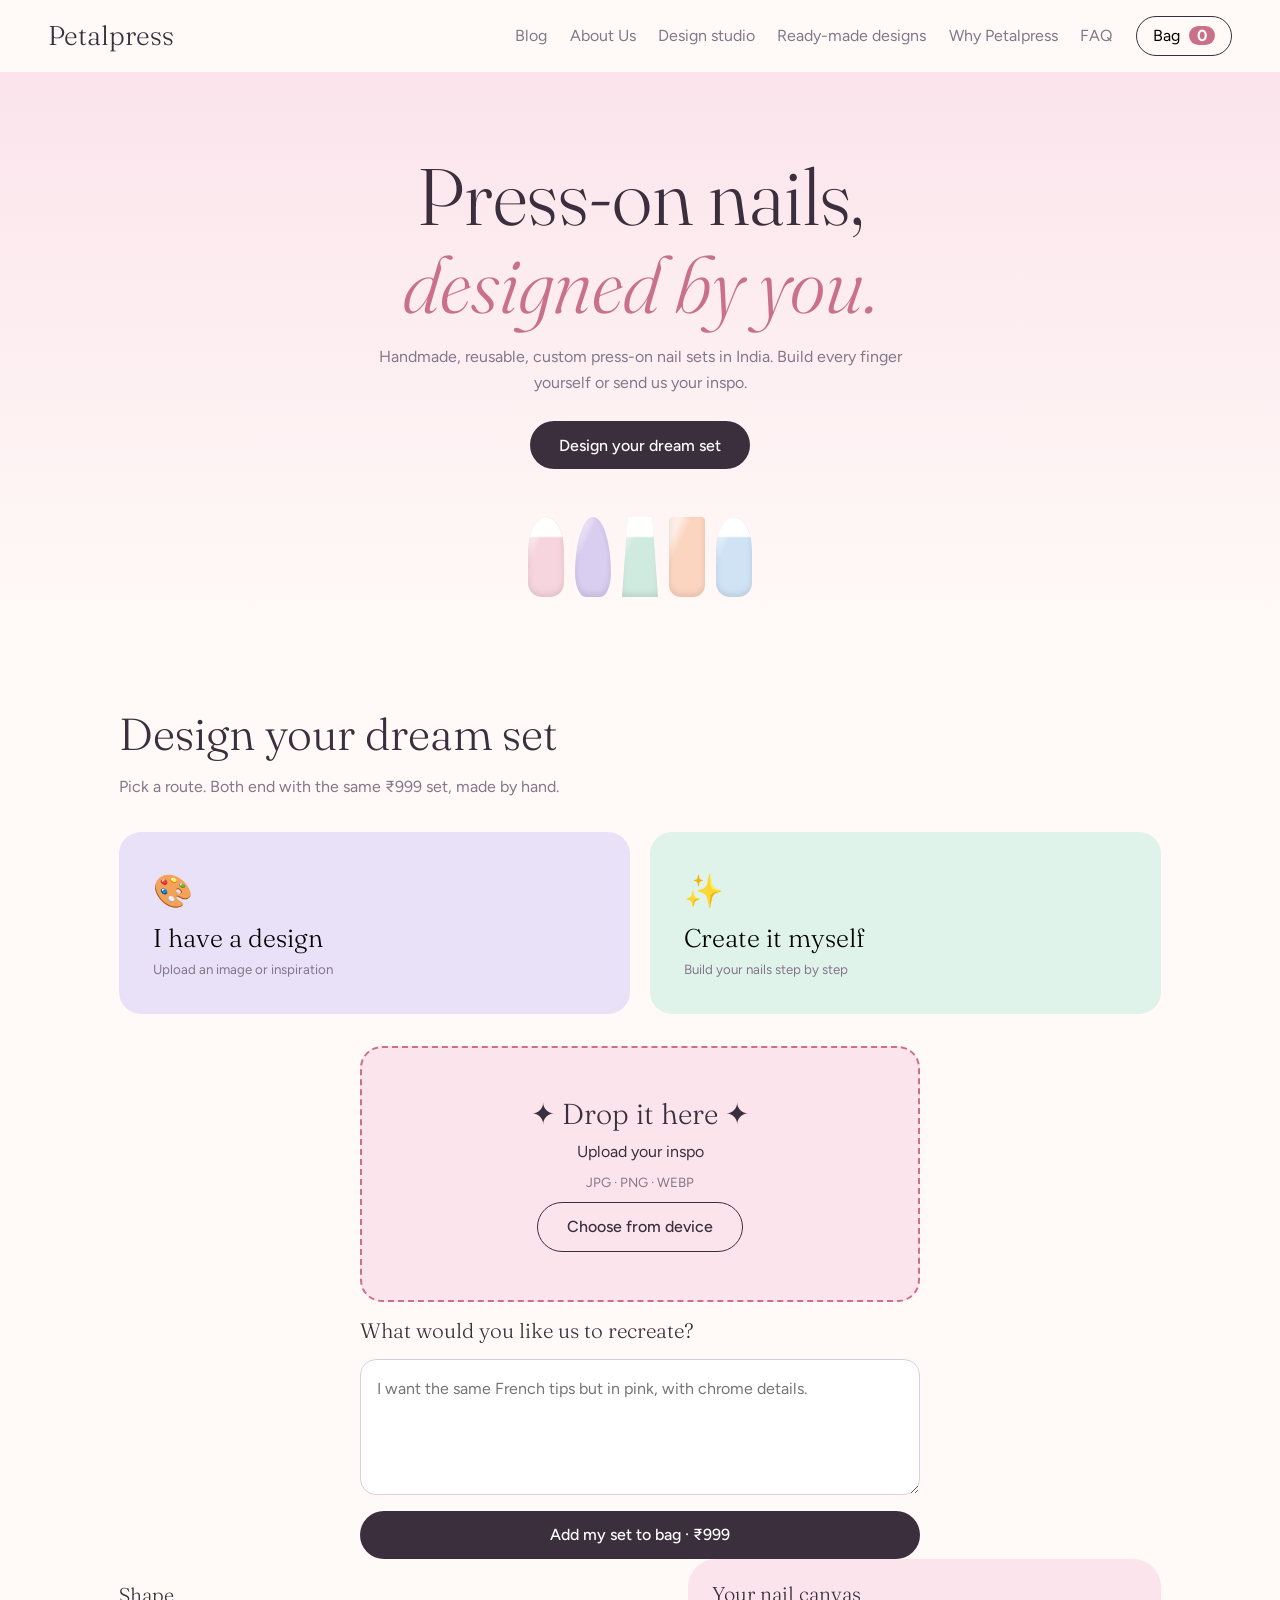
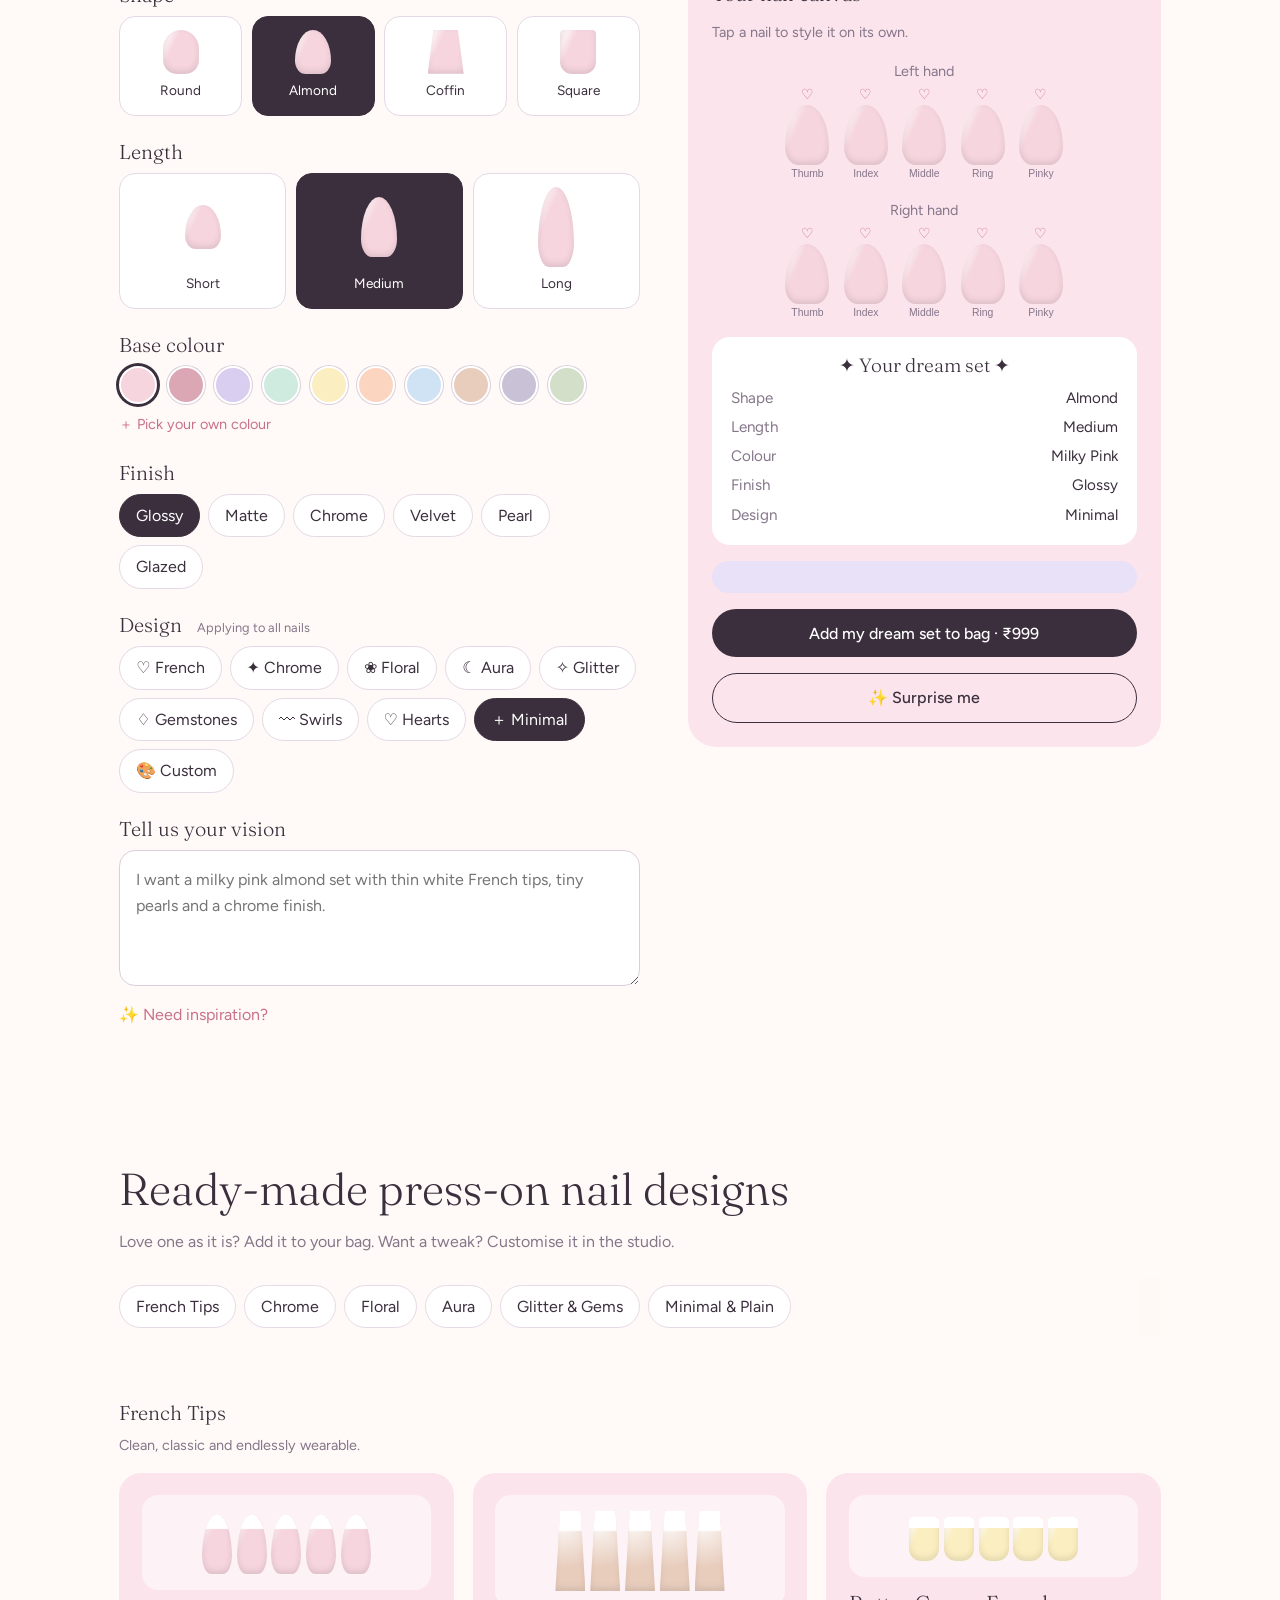
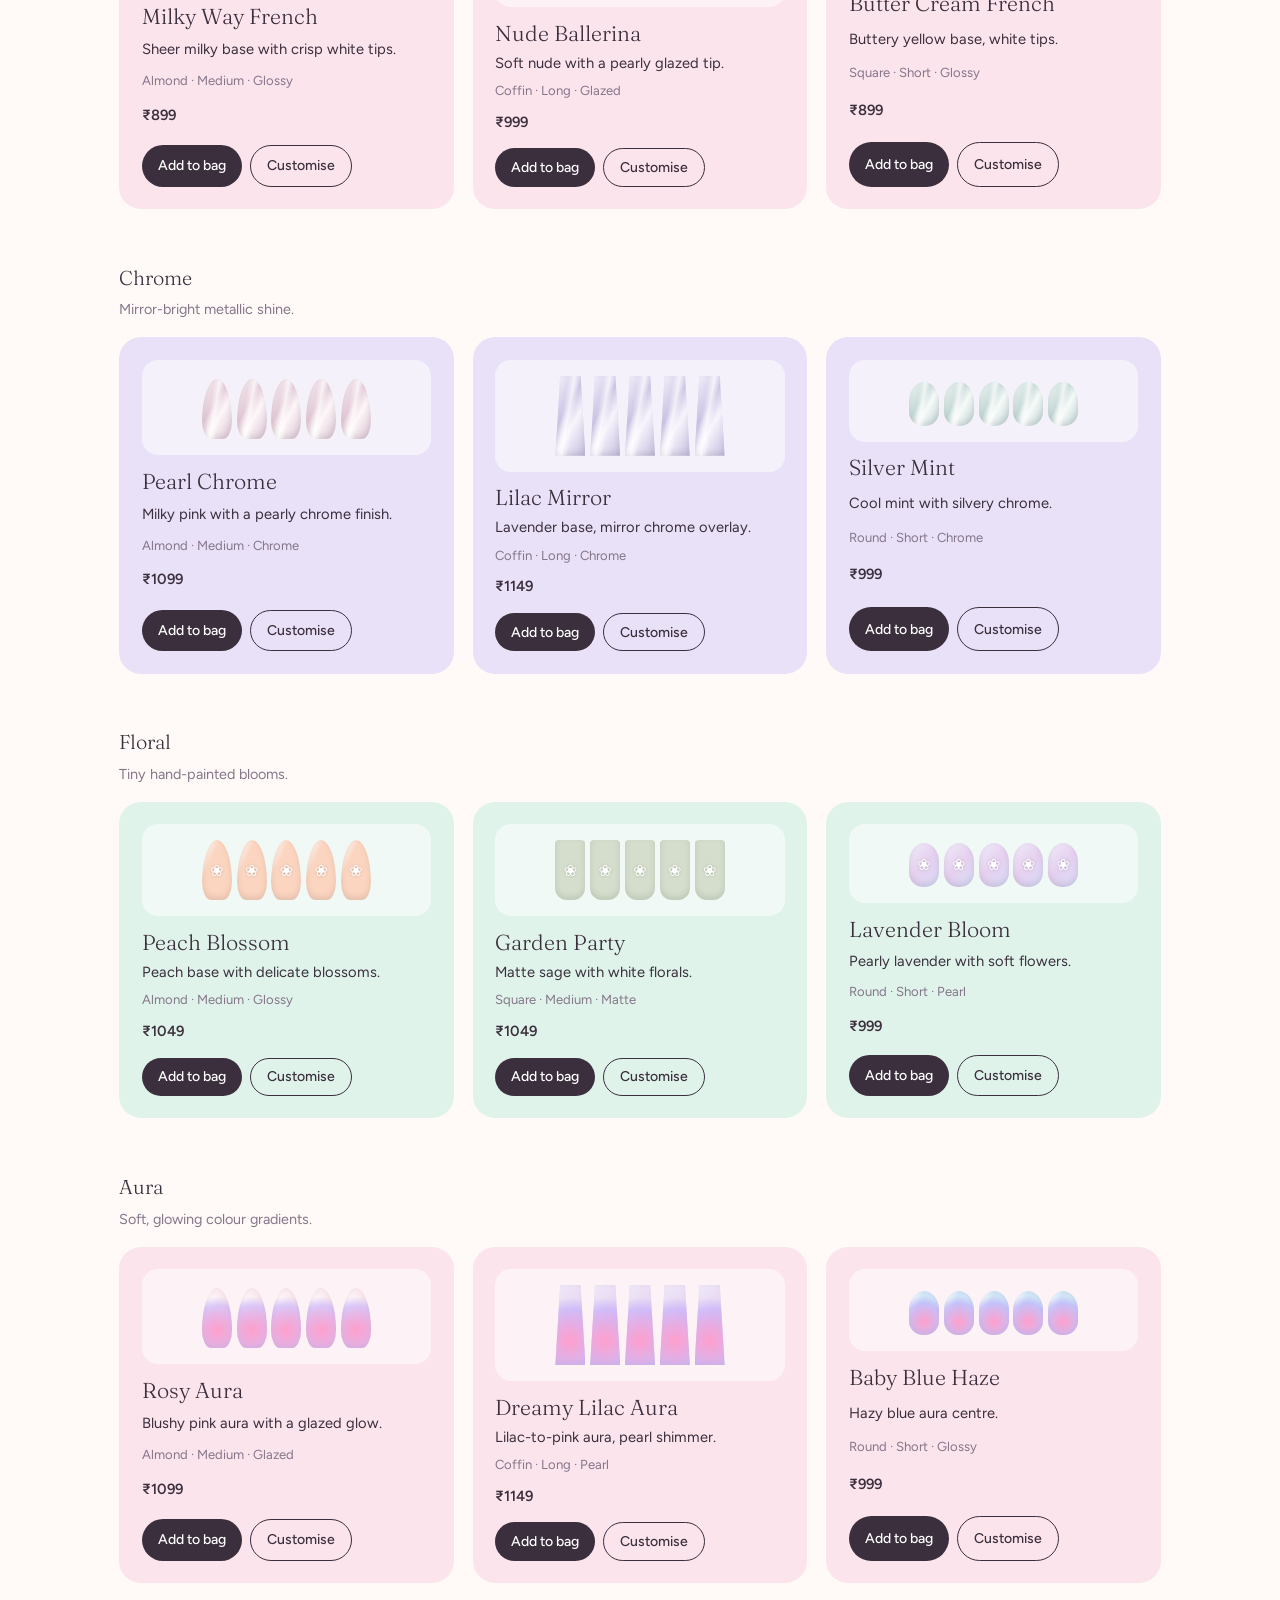
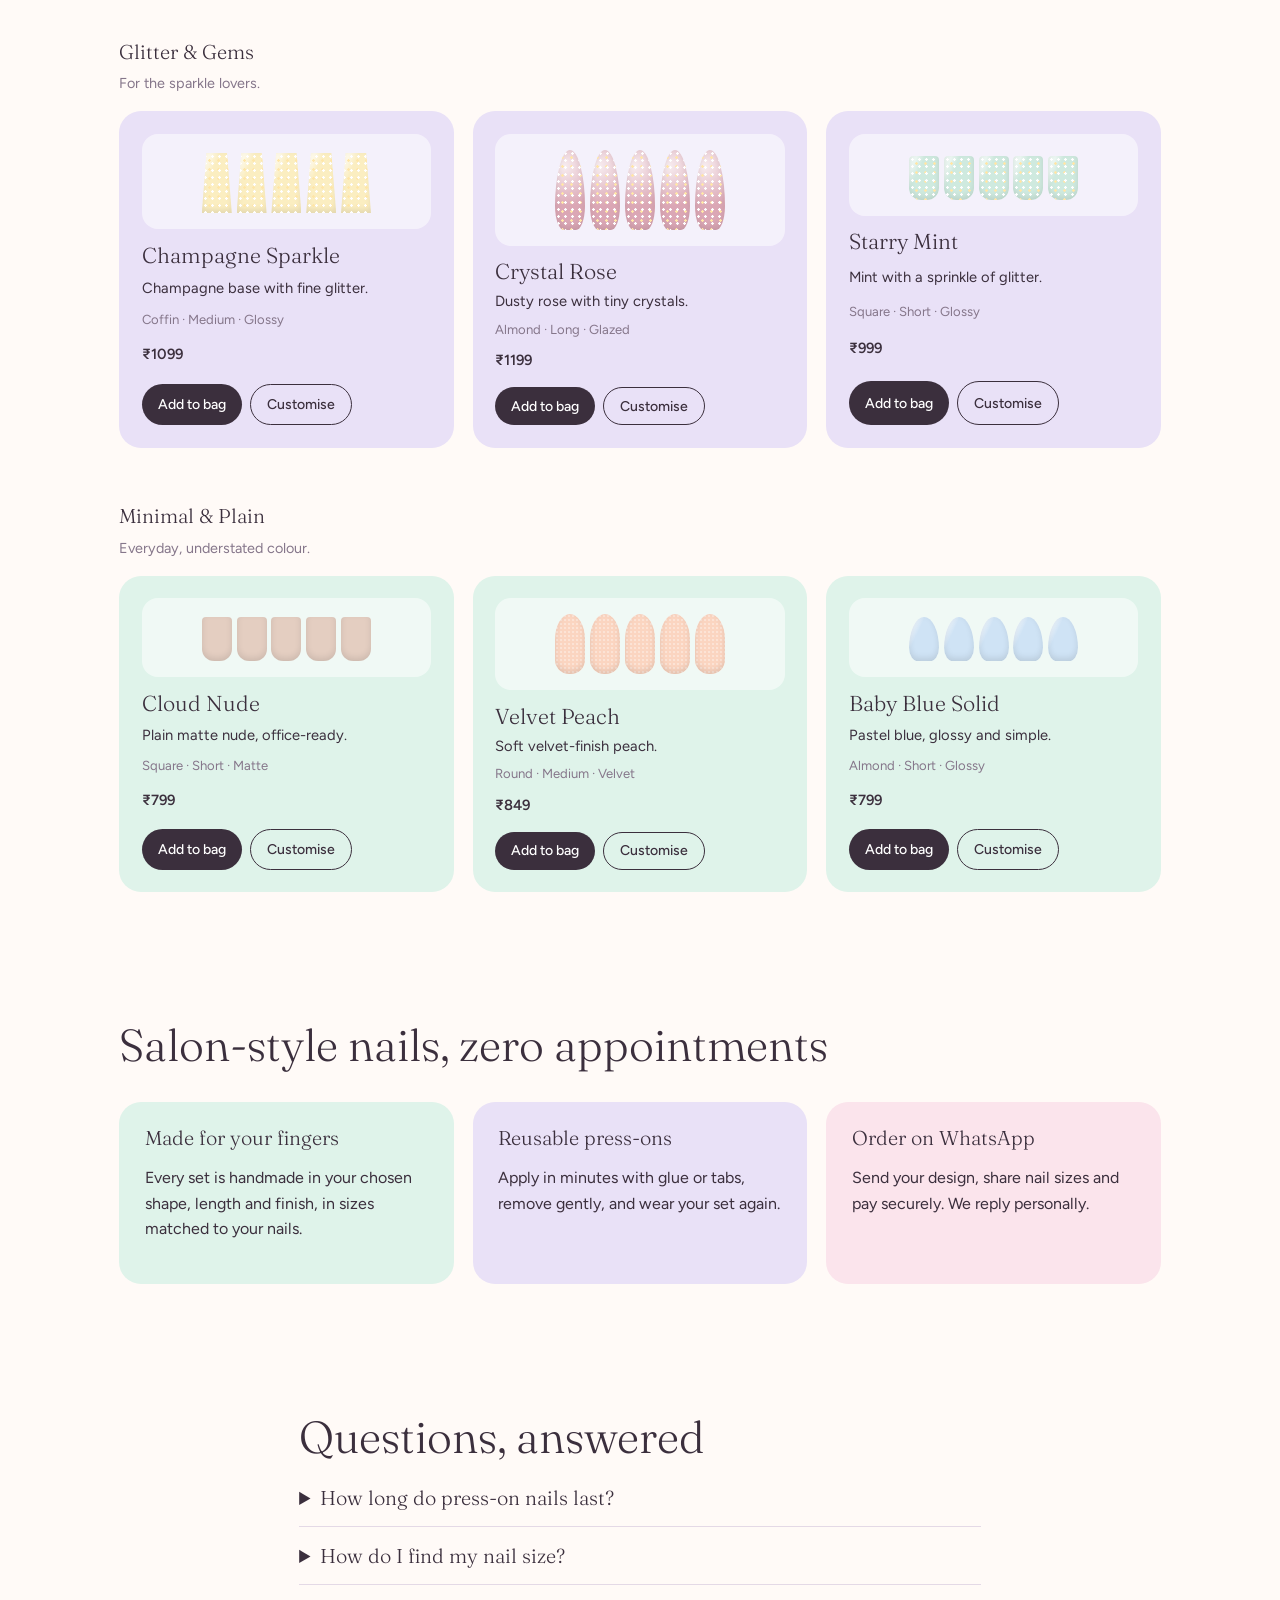
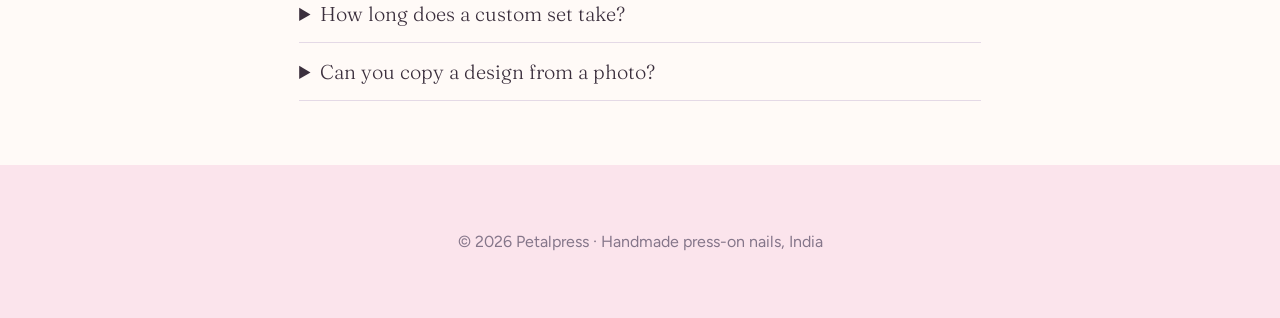
<file: index.html>
<!DOCTYPE html>
<html lang="en-IN">
<head>
  <!-- Google tag (gtag.js) -->
<script async src="https://www.googletagmanager.com/gtag/js?id=G-3EDEPJJCYR"></script>
<script>
  window.dataLayer = window.dataLayer || [];
  function gtag(){dataLayer.push(arguments);}
  gtag('js', new Date());

  gtag('config', 'G-3EDEPJJCYR');
</script>
<meta charset="utf-8">
<meta name="viewport" content="width=device-width, initial-scale=1">
<title>Custom Press-On Nails India | Design Your Dream Set | Petalpress</title>
<meta name="description" content="Design custom press-on nails online. Pick shape, length, colour, finish and design for each finger, or upload your inspo. Handmade reusable nail sets from ₹999, delivered across India.">
<meta name="robots" content="index, follow, max-image-preview:large">
<meta name="google-site-verification" content="ODVPYH76fAk-SsJyJhytBt45pIolICmcRV67FhY1IGs" />
<link rel="canonical" href="https://www.petalpressnailsindia.store/">
<meta name="theme-color" content="#fbe4ec">
<link rel="icon" href="/favicon.svg" type="image/svg+xml">
<link rel="apple-touch-icon" href="/apple-touch-icon.png">
<link rel="manifest" href="/site.webmanifest">
<meta property="og:type" content="website">
<meta property="og:site_name" content="Petalpress">
<meta property="og:title" content="Custom Press-On Nails India | Design Your Dream Set">
<meta property="og:description" content="Build your own handmade press-on nail set, finger by finger, and order on WhatsApp.">
<meta property="og:url" content="https://www.petalpressnailsindia.store/">
<meta property="og:locale" content="en_IN">
<meta name="twitter:card" content="summary">
<meta name="twitter:title" content="Custom Press-On Nails India | Petalpress">
<meta name="twitter:description" content="Design your dream press-on nail set online. Handmade, reusable, from ₹999.">
<link rel="preconnect" href="https://fonts.googleapis.com">
<link rel="preconnect" href="https://fonts.gstatic.com" crossorigin>
<link rel="stylesheet" href="https://fonts.googleapis.com/css2?family=Fraunces:ital,opsz,wght@0,9..144,300;1,9..144,300&family=Figtree:wght@400;500;600&display=swap">
<link rel="stylesheet" href="/styles.css">
<script type="application/ld+json">
{"@context":"https://schema.org","@graph":[
{"@type":"Organization","@id":"https://www.petalpressnailsindia.store/#org","name":"Petalpress","url":"https://www.petalpressnailsindia.store/"},
{"@type":"WebSite","@id":"https://www.petalpressnailsindia.store/#site","url":"https://www.petalpressnailsindia.store/","name":"Petalpress","publisher":{"@id":"https://www.petalpressnailsindia.store/#org"},"inLanguage":"en-IN"},
{"@type":"Product","name":"Custom Handmade Press-On Nail Set","description":"Personalised reusable press-on nails. Choose shape, length, colour, finish and design for every nail.","brand":{"@type":"Brand","name":"Petalpress"},"offers":{"@type":"Offer","priceCurrency":"INR","price":"999","availability":"https://schema.org/InStock","url":"https://www.petalpressnailsindia.store/#studio","areaServed":"IN"}},
{"@type":"FAQPage","mainEntity":[
{"@type":"Question","name":"How long do press-on nails last?","acceptedAnswer":{"@type":"Answer","text":"With nail glue they last 1 to 2 weeks. With adhesive tabs they last 2 to 3 days. Gently removed sets can be reused."}},
{"@type":"Question","name":"How do I find my nail size?","acceptedAnswer":{"@type":"Answer","text":"Measure the widest part of each nail in millimetres and send the sizes on WhatsApp after you place your order. We also send a size guide."}},
{"@type":"Question","name":"How long does a custom set take?","acceptedAnswer":{"@type":"Answer","text":"Each set is handmade to order in 5 to 7 working days, plus delivery across India."}},
{"@type":"Question","name":"Can you copy a design from a photo?","acceptedAnswer":{"@type":"Answer","text":"Yes. Choose I have a design, upload your inspiration, describe any changes, and send us the image on WhatsApp."}}]}]}
</script>
<script type="application/ld+json">
{"@context": "https://schema.org", "@type": "ItemList", "name": "Ready-made press-on nail designs", "itemListElement": [{"@type": "ListItem", "position": 1, "item": {"@type": "Product", "name": "Milky Way French Press-On Nails", "description": "Sheer milky base with crisp white tips.", "brand": {"@type": "Brand", "name": "Petalpress"}, "offers": {"@type": "Offer", "priceCurrency": "INR", "price": "899", "availability": "https://schema.org/InStock"}}}, {"@type": "ListItem", "position": 2, "item": {"@type": "Product", "name": "Nude Ballerina Press-On Nails", "description": "Soft nude with a pearly glazed tip.", "brand": {"@type": "Brand", "name": "Petalpress"}, "offers": {"@type": "Offer", "priceCurrency": "INR", "price": "999", "availability": "https://schema.org/InStock"}}}, {"@type": "ListItem", "position": 3, "item": {"@type": "Product", "name": "Butter Cream French Press-On Nails", "description": "Buttery yellow base, white tips.", "brand": {"@type": "Brand", "name": "Petalpress"}, "offers": {"@type": "Offer", "priceCurrency": "INR", "price": "899", "availability": "https://schema.org/InStock"}}}, {"@type": "ListItem", "position": 4, "item": {"@type": "Product", "name": "Pearl Chrome Press-On Nails", "description": "Milky pink with a pearly chrome finish.", "brand": {"@type": "Brand", "name": "Petalpress"}, "offers": {"@type": "Offer", "priceCurrency": "INR", "price": "1099", "availability": "https://schema.org/InStock"}}}, {"@type": "ListItem", "position": 5, "item": {"@type": "Product", "name": "Lilac Mirror Press-On Nails", "description": "Lavender base, mirror chrome overlay.", "brand": {"@type": "Brand", "name": "Petalpress"}, "offers": {"@type": "Offer", "priceCurrency": "INR", "price": "1149", "availability": "https://schema.org/InStock"}}}, {"@type": "ListItem", "position": 6, "item": {"@type": "Product", "name": "Silver Mint Press-On Nails", "description": "Cool mint with silvery chrome.", "brand": {"@type": "Brand", "name": "Petalpress"}, "offers": {"@type": "Offer", "priceCurrency": "INR", "price": "999", "availability": "https://schema.org/InStock"}}}, {"@type": "ListItem", "position": 7, "item": {"@type": "Product", "name": "Peach Blossom Press-On Nails", "description": "Peach base with delicate blossoms.", "brand": {"@type": "Brand", "name": "Petalpress"}, "offers": {"@type": "Offer", "priceCurrency": "INR", "price": "1049", "availability": "https://schema.org/InStock"}}}, {"@type": "ListItem", "position": 8, "item": {"@type": "Product", "name": "Garden Party Press-On Nails", "description": "Matte sage with white florals.", "brand": {"@type": "Brand", "name": "Petalpress"}, "offers": {"@type": "Offer", "priceCurrency": "INR", "price": "1049", "availability": "https://schema.org/InStock"}}}, {"@type": "ListItem", "position": 9, "item": {"@type": "Product", "name": "Lavender Bloom Press-On Nails", "description": "Pearly lavender with soft flowers.", "brand": {"@type": "Brand", "name": "Petalpress"}, "offers": {"@type": "Offer", "priceCurrency": "INR", "price": "999", "availability": "https://schema.org/InStock"}}}, {"@type": "ListItem", "position": 10, "item": {"@type": "Product", "name": "Rosy Aura Press-On Nails", "description": "Blushy pink aura with a glazed glow.", "brand": {"@type": "Brand", "name": "Petalpress"}, "offers": {"@type": "Offer", "priceCurrency": "INR", "price": "1099", "availability": "https://schema.org/InStock"}}}, {"@type": "ListItem", "position": 11, "item": {"@type": "Product", "name": "Dreamy Lilac Aura Press-On Nails", "description": "Lilac-to-pink aura, pearl shimmer.", "brand": {"@type": "Brand", "name": "Petalpress"}, "offers": {"@type": "Offer", "priceCurrency": "INR", "price": "1149", "availability": "https://schema.org/InStock"}}}, {"@type": "ListItem", "position": 12, "item": {"@type": "Product", "name": "Baby Blue Haze Press-On Nails", "description": "Hazy blue aura centre.", "brand": {"@type": "Brand", "name": "Petalpress"}, "offers": {"@type": "Offer", "priceCurrency": "INR", "price": "999", "availability": "https://schema.org/InStock"}}}, {"@type": "ListItem", "position": 13, "item": {"@type": "Product", "name": "Champagne Sparkle Press-On Nails", "description": "Champagne base with fine glitter.", "brand": {"@type": "Brand", "name": "Petalpress"}, "offers": {"@type": "Offer", "priceCurrency": "INR", "price": "1099", "availability": "https://schema.org/InStock"}}}, {"@type": "ListItem", "position": 14, "item": {"@type": "Product", "name": "Crystal Rose Press-On Nails", "description": "Dusty rose with tiny crystals.", "brand": {"@type": "Brand", "name": "Petalpress"}, "offers": {"@type": "Offer", "priceCurrency": "INR", "price": "1199", "availability": "https://schema.org/InStock"}}}, {"@type": "ListItem", "position": 15, "item": {"@type": "Product", "name": "Starry Mint Press-On Nails", "description": "Mint with a sprinkle of glitter.", "brand": {"@type": "Brand", "name": "Petalpress"}, "offers": {"@type": "Offer", "priceCurrency": "INR", "price": "999", "availability": "https://schema.org/InStock"}}}, {"@type": "ListItem", "position": 16, "item": {"@type": "Product", "name": "Cloud Nude Press-On Nails", "description": "Plain matte nude, office-ready.", "brand": {"@type": "Brand", "name": "Petalpress"}, "offers": {"@type": "Offer", "priceCurrency": "INR", "price": "799", "availability": "https://schema.org/InStock"}}}, {"@type": "ListItem", "position": 17, "item": {"@type": "Product", "name": "Velvet Peach Press-On Nails", "description": "Soft velvet-finish peach.", "brand": {"@type": "Brand", "name": "Petalpress"}, "offers": {"@type": "Offer", "priceCurrency": "INR", "price": "849", "availability": "https://schema.org/InStock"}}}, {"@type": "ListItem", "position": 18, "item": {"@type": "Product", "name": "Baby Blue Solid Press-On Nails", "description": "Pastel blue, glossy and simple.", "brand": {"@type": "Brand", "name": "Petalpress"}, "offers": {"@type": "Offer", "priceCurrency": "INR", "price": "799", "availability": "https://schema.org/InStock"}}}]}
</script>
</head>
<body>
<a class="skip" href="#studio">Skip to nail studio</a>
<header class="top">
  <a href="/" class="logo" aria-label="Petalpress home">Petalpress</a>
  <nav aria-label="Main">
  <a href="/blog.html">Blog</a>
  <a href="/about.html">About Us</a>
  <a href="#studio">Design studio</a>
  <a href="#designs">Ready-made designs</a>
  <a href="#why">Why Petalpress</a>
  <a href="#faq">FAQ</a>
</nav>
  <button class="bagbtn" id="bagOpen" aria-label="Open bag">Bag <b id="bagCount">0</b></button>
</header>

<main>
<section class="hero">
  <h1>Press-on nails,<br><em>designed by you.</em></h1>
  <p>Handmade, reusable, custom press-on nail sets in India. Build every finger yourself or send us your inspo.</p>
  <a class="btn" href="#studio">Design your dream set</a>
  <div class="hero-nails" aria-hidden="true" id="heroNails"></div>
</section>

<section id="studio" class="studio" aria-labelledby="studio-h">
  <h2 id="studio-h">Design your dream set</h2>
  <p class="lead">Pick a route. Both end with the same ₹999 set, made by hand.</p>

  <div class="routes" id="routes">
    <button class="route" data-route="upload"><span class="ic">🎨</span><strong>I have a design</strong><small>Upload an image or inspiration</small></button>
    <button class="route" data-route="create"><span class="ic">✨</span><strong>Create it myself</strong><small>Build your nails step by step</small></button>
  </div>

  <!-- UPLOAD ROUTE -->
  <div class="panel" id="uploadPanel" hidden>
    <label class="drop" id="drop" for="file" tabindex="0">
      <span class="big">✦ Drop it here ✦</span>
      <span>Upload your inspo</span><small>JPG · PNG · WEBP</small>
      <span class="btn ghost">Choose from device</span>
    </label>
    <input type="file" id="file" accept="image/jpeg,image/png,image/webp" hidden>
    <figure class="polaroid" id="polaroid" hidden>
      <img id="inspoImg" alt="Your nail inspiration upload">
      <figcaption>This is your inspiration ✨</figcaption>
    </figure>
    <label class="lbl" for="recreate">What would you like us to recreate?</label>
    <textarea id="recreate" rows="4" placeholder="I want the same French tips but in pink, with chrome details."></textarea>
    <button class="btn" id="addUpload">Add my set to bag · ₹999</button>
  </div>

  <!-- CREATE ROUTE -->
  <div class="builder" id="createPanel" hidden>
    <div class="steps">
      <h3>Shape</h3><div class="opts" id="shapeOpts"></div>
      <h3>Length</h3><div class="opts" id="lenOpts"></div>
      <h3>Base colour</h3><div class="sw" id="swatches"></div>
      <h3>Finish</h3><div class="chips" id="finOpts"></div>
      <h3>Design <small id="applyTo">Applying to all nails</small></h3><div class="chips" id="desOpts"></div>
      <h3>Tell us your vision</h3>
      <textarea id="vision" rows="4" placeholder="I want a milky pink almond set with thin white French tips, tiny pearls and a chrome finish."></textarea>
      <button class="link" id="inspire">✨ Need inspiration?</button>
    </div>

    <aside class="preview" aria-live="polite">
      <h3>Your nail canvas</h3>
      <p class="hint">Tap a nail to style it on its own.</p>
      <div id="canvas"></div>
      <div class="summary" id="summary"></div>
      <div class="surprise" id="surprise" hidden></div>
      <button class="btn" id="addBtn">Add my dream set to bag · ₹999</button>
      <button class="btn ghost" id="surpriseBtn">✨ Surprise me</button>
    </aside>
  </div>
</section>

<section id="designs" class="designs" aria-labelledby="designs-h">
<h2 id="designs-h">Ready-made press-on nail designs</h2>
<p class="lead">Love one as it is? Add it to your bag. Want a tweak? Customise it in the studio.</p>
<nav class="catnav" aria-label="Design categories"><a class="chip" href="#cat-french">French Tips</a><a class="chip" href="#cat-chrome">Chrome</a><a class="chip" href="#cat-floral">Floral</a><a class="chip" href="#cat-aura">Aura</a><a class="chip" href="#cat-glitter">Glitter & Gems</a><a class="chip" href="#cat-minimal">Minimal & Plain</a></nav>
<div class="cat" id="cat-french"><h3>French Tips</h3><p class="hint">Clean, classic and endlessly wearable.</p><div class="grid">
<article class="card" data-name="Milky Way French" data-shape="Almond" data-length="Medium" data-color="Milky Pink" data-hex="#f6d5de" data-finish="Glossy" data-design="French" data-price="899"><div class="strip big-n" aria-hidden="true"><span class="nail s-Almond l-Medium f-Glossy" style="--c:#f6d5de"><i class="d d-French"></i></span><span class="nail s-Almond l-Medium f-Glossy" style="--c:#f6d5de"><i class="d d-French"></i></span><span class="nail s-Almond l-Medium f-Glossy" style="--c:#f6d5de"><i class="d d-French"></i></span><span class="nail s-Almond l-Medium f-Glossy" style="--c:#f6d5de"><i class="d d-French"></i></span><span class="nail s-Almond l-Medium f-Glossy" style="--c:#f6d5de"><i class="d d-French"></i></span></div><h4>Milky Way French</h4><p>Sheer milky base with crisp white tips.</p><p class="meta">Almond · Medium · Glossy</p><p class="price">₹899</p><div class="row"><button class="btn" data-act="add">Add to bag</button><button class="btn ghost" data-act="custom">Customise</button></div></article>
<article class="card" data-name="Nude Ballerina" data-shape="Coffin" data-length="Long" data-color="Nude" data-hex="#e8cdbd" data-finish="Glazed" data-design="French" data-price="999"><div class="strip big-n" aria-hidden="true"><span class="nail s-Coffin l-Long f-Glazed" style="--c:#e8cdbd"><i class="d d-French"></i></span><span class="nail s-Coffin l-Long f-Glazed" style="--c:#e8cdbd"><i class="d d-French"></i></span><span class="nail s-Coffin l-Long f-Glazed" style="--c:#e8cdbd"><i class="d d-French"></i></span><span class="nail s-Coffin l-Long f-Glazed" style="--c:#e8cdbd"><i class="d d-French"></i></span><span class="nail s-Coffin l-Long f-Glazed" style="--c:#e8cdbd"><i class="d d-French"></i></span></div><h4>Nude Ballerina</h4><p>Soft nude with a pearly glazed tip.</p><p class="meta">Coffin · Long · Glazed</p><p class="price">₹999</p><div class="row"><button class="btn" data-act="add">Add to bag</button><button class="btn ghost" data-act="custom">Customise</button></div></article>
<article class="card" data-name="Butter Cream French" data-shape="Square" data-length="Short" data-color="Butter" data-hex="#fbeec1" data-finish="Glossy" data-design="French" data-price="899"><div class="strip big-n" aria-hidden="true"><span class="nail s-Square l-Short f-Glossy" style="--c:#fbeec1"><i class="d d-French"></i></span><span class="nail s-Square l-Short f-Glossy" style="--c:#fbeec1"><i class="d d-French"></i></span><span class="nail s-Square l-Short f-Glossy" style="--c:#fbeec1"><i class="d d-French"></i></span><span class="nail s-Square l-Short f-Glossy" style="--c:#fbeec1"><i class="d d-French"></i></span><span class="nail s-Square l-Short f-Glossy" style="--c:#fbeec1"><i class="d d-French"></i></span></div><h4>Butter Cream French</h4><p>Buttery yellow base, white tips.</p><p class="meta">Square · Short · Glossy</p><p class="price">₹899</p><div class="row"><button class="btn" data-act="add">Add to bag</button><button class="btn ghost" data-act="custom">Customise</button></div></article>
</div></div>
<div class="cat" id="cat-chrome"><h3>Chrome</h3><p class="hint">Mirror-bright metallic shine.</p><div class="grid">
<article class="card" data-name="Pearl Chrome" data-shape="Almond" data-length="Medium" data-color="Milky Pink" data-hex="#f6d5de" data-finish="Chrome" data-design="Chrome" data-price="1099"><div class="strip big-n" aria-hidden="true"><span class="nail s-Almond l-Medium f-Chrome" style="--c:#f6d5de"><i class="d d-Chrome"></i></span><span class="nail s-Almond l-Medium f-Chrome" style="--c:#f6d5de"><i class="d d-Chrome"></i></span><span class="nail s-Almond l-Medium f-Chrome" style="--c:#f6d5de"><i class="d d-Chrome"></i></span><span class="nail s-Almond l-Medium f-Chrome" style="--c:#f6d5de"><i class="d d-Chrome"></i></span><span class="nail s-Almond l-Medium f-Chrome" style="--c:#f6d5de"><i class="d d-Chrome"></i></span></div><h4>Pearl Chrome</h4><p>Milky pink with a pearly chrome finish.</p><p class="meta">Almond · Medium · Chrome</p><p class="price">₹1099</p><div class="row"><button class="btn" data-act="add">Add to bag</button><button class="btn ghost" data-act="custom">Customise</button></div></article>
<article class="card" data-name="Lilac Mirror" data-shape="Coffin" data-length="Long" data-color="Lavender" data-hex="#d9cdf0" data-finish="Chrome" data-design="Chrome" data-price="1149"><div class="strip big-n" aria-hidden="true"><span class="nail s-Coffin l-Long f-Chrome" style="--c:#d9cdf0"><i class="d d-Chrome"></i></span><span class="nail s-Coffin l-Long f-Chrome" style="--c:#d9cdf0"><i class="d d-Chrome"></i></span><span class="nail s-Coffin l-Long f-Chrome" style="--c:#d9cdf0"><i class="d d-Chrome"></i></span><span class="nail s-Coffin l-Long f-Chrome" style="--c:#d9cdf0"><i class="d d-Chrome"></i></span><span class="nail s-Coffin l-Long f-Chrome" style="--c:#d9cdf0"><i class="d d-Chrome"></i></span></div><h4>Lilac Mirror</h4><p>Lavender base, mirror chrome overlay.</p><p class="meta">Coffin · Long · Chrome</p><p class="price">₹1149</p><div class="row"><button class="btn" data-act="add">Add to bag</button><button class="btn ghost" data-act="custom">Customise</button></div></article>
<article class="card" data-name="Silver Mint" data-shape="Round" data-length="Short" data-color="Mint" data-hex="#cfeadf" data-finish="Chrome" data-design="Chrome" data-price="999"><div class="strip big-n" aria-hidden="true"><span class="nail s-Round l-Short f-Chrome" style="--c:#cfeadf"><i class="d d-Chrome"></i></span><span class="nail s-Round l-Short f-Chrome" style="--c:#cfeadf"><i class="d d-Chrome"></i></span><span class="nail s-Round l-Short f-Chrome" style="--c:#cfeadf"><i class="d d-Chrome"></i></span><span class="nail s-Round l-Short f-Chrome" style="--c:#cfeadf"><i class="d d-Chrome"></i></span><span class="nail s-Round l-Short f-Chrome" style="--c:#cfeadf"><i class="d d-Chrome"></i></span></div><h4>Silver Mint</h4><p>Cool mint with silvery chrome.</p><p class="meta">Round · Short · Chrome</p><p class="price">₹999</p><div class="row"><button class="btn" data-act="add">Add to bag</button><button class="btn ghost" data-act="custom">Customise</button></div></article>
</div></div>
<div class="cat" id="cat-floral"><h3>Floral</h3><p class="hint">Tiny hand-painted blooms.</p><div class="grid">
<article class="card" data-name="Peach Blossom" data-shape="Almond" data-length="Medium" data-color="Peach" data-hex="#fbd5c0" data-finish="Glossy" data-design="Floral" data-price="1049"><div class="strip big-n" aria-hidden="true"><span class="nail s-Almond l-Medium f-Glossy" style="--c:#fbd5c0"><i class="d d-Floral">❀</i></span><span class="nail s-Almond l-Medium f-Glossy" style="--c:#fbd5c0"><i class="d d-Floral">❀</i></span><span class="nail s-Almond l-Medium f-Glossy" style="--c:#fbd5c0"><i class="d d-Floral">❀</i></span><span class="nail s-Almond l-Medium f-Glossy" style="--c:#fbd5c0"><i class="d d-Floral">❀</i></span><span class="nail s-Almond l-Medium f-Glossy" style="--c:#fbd5c0"><i class="d d-Floral">❀</i></span></div><h4>Peach Blossom</h4><p>Peach base with delicate blossoms.</p><p class="meta">Almond · Medium · Glossy</p><p class="price">₹1049</p><div class="row"><button class="btn" data-act="add">Add to bag</button><button class="btn ghost" data-act="custom">Customise</button></div></article>
<article class="card" data-name="Garden Party" data-shape="Square" data-length="Medium" data-color="Sage" data-hex="#d3dfc8" data-finish="Matte" data-design="Floral" data-price="1049"><div class="strip big-n" aria-hidden="true"><span class="nail s-Square l-Medium f-Matte" style="--c:#d3dfc8"><i class="d d-Floral">❀</i></span><span class="nail s-Square l-Medium f-Matte" style="--c:#d3dfc8"><i class="d d-Floral">❀</i></span><span class="nail s-Square l-Medium f-Matte" style="--c:#d3dfc8"><i class="d d-Floral">❀</i></span><span class="nail s-Square l-Medium f-Matte" style="--c:#d3dfc8"><i class="d d-Floral">❀</i></span><span class="nail s-Square l-Medium f-Matte" style="--c:#d3dfc8"><i class="d d-Floral">❀</i></span></div><h4>Garden Party</h4><p>Matte sage with white florals.</p><p class="meta">Square · Medium · Matte</p><p class="price">₹1049</p><div class="row"><button class="btn" data-act="add">Add to bag</button><button class="btn ghost" data-act="custom">Customise</button></div></article>
<article class="card" data-name="Lavender Bloom" data-shape="Round" data-length="Short" data-color="Lavender" data-hex="#d9cdf0" data-finish="Pearl" data-design="Floral" data-price="999"><div class="strip big-n" aria-hidden="true"><span class="nail s-Round l-Short f-Pearl" style="--c:#d9cdf0"><i class="d d-Floral">❀</i></span><span class="nail s-Round l-Short f-Pearl" style="--c:#d9cdf0"><i class="d d-Floral">❀</i></span><span class="nail s-Round l-Short f-Pearl" style="--c:#d9cdf0"><i class="d d-Floral">❀</i></span><span class="nail s-Round l-Short f-Pearl" style="--c:#d9cdf0"><i class="d d-Floral">❀</i></span><span class="nail s-Round l-Short f-Pearl" style="--c:#d9cdf0"><i class="d d-Floral">❀</i></span></div><h4>Lavender Bloom</h4><p>Pearly lavender with soft flowers.</p><p class="meta">Round · Short · Pearl</p><p class="price">₹999</p><div class="row"><button class="btn" data-act="add">Add to bag</button><button class="btn ghost" data-act="custom">Customise</button></div></article>
</div></div>
<div class="cat" id="cat-aura"><h3>Aura</h3><p class="hint">Soft, glowing colour gradients.</p><div class="grid">
<article class="card" data-name="Rosy Aura" data-shape="Almond" data-length="Medium" data-color="Milky Pink" data-hex="#f6d5de" data-finish="Glazed" data-design="Aura" data-price="1099"><div class="strip big-n" aria-hidden="true"><span class="nail s-Almond l-Medium f-Glazed" style="--c:#f6d5de"><i class="d d-Aura"></i></span><span class="nail s-Almond l-Medium f-Glazed" style="--c:#f6d5de"><i class="d d-Aura"></i></span><span class="nail s-Almond l-Medium f-Glazed" style="--c:#f6d5de"><i class="d d-Aura"></i></span><span class="nail s-Almond l-Medium f-Glazed" style="--c:#f6d5de"><i class="d d-Aura"></i></span><span class="nail s-Almond l-Medium f-Glazed" style="--c:#f6d5de"><i class="d d-Aura"></i></span></div><h4>Rosy Aura</h4><p>Blushy pink aura with a glazed glow.</p><p class="meta">Almond · Medium · Glazed</p><p class="price">₹1099</p><div class="row"><button class="btn" data-act="add">Add to bag</button><button class="btn ghost" data-act="custom">Customise</button></div></article>
<article class="card" data-name="Dreamy Lilac Aura" data-shape="Coffin" data-length="Long" data-color="Lavender" data-hex="#d9cdf0" data-finish="Pearl" data-design="Aura" data-price="1149"><div class="strip big-n" aria-hidden="true"><span class="nail s-Coffin l-Long f-Pearl" style="--c:#d9cdf0"><i class="d d-Aura"></i></span><span class="nail s-Coffin l-Long f-Pearl" style="--c:#d9cdf0"><i class="d d-Aura"></i></span><span class="nail s-Coffin l-Long f-Pearl" style="--c:#d9cdf0"><i class="d d-Aura"></i></span><span class="nail s-Coffin l-Long f-Pearl" style="--c:#d9cdf0"><i class="d d-Aura"></i></span><span class="nail s-Coffin l-Long f-Pearl" style="--c:#d9cdf0"><i class="d d-Aura"></i></span></div><h4>Dreamy Lilac Aura</h4><p>Lilac-to-pink aura, pearl shimmer.</p><p class="meta">Coffin · Long · Pearl</p><p class="price">₹1149</p><div class="row"><button class="btn" data-act="add">Add to bag</button><button class="btn ghost" data-act="custom">Customise</button></div></article>
<article class="card" data-name="Baby Blue Haze" data-shape="Round" data-length="Short" data-color="Baby Blue" data-hex="#cfe3f5" data-finish="Glossy" data-design="Aura" data-price="999"><div class="strip big-n" aria-hidden="true"><span class="nail s-Round l-Short f-Glossy" style="--c:#cfe3f5"><i class="d d-Aura"></i></span><span class="nail s-Round l-Short f-Glossy" style="--c:#cfe3f5"><i class="d d-Aura"></i></span><span class="nail s-Round l-Short f-Glossy" style="--c:#cfe3f5"><i class="d d-Aura"></i></span><span class="nail s-Round l-Short f-Glossy" style="--c:#cfe3f5"><i class="d d-Aura"></i></span><span class="nail s-Round l-Short f-Glossy" style="--c:#cfe3f5"><i class="d d-Aura"></i></span></div><h4>Baby Blue Haze</h4><p>Hazy blue aura centre.</p><p class="meta">Round · Short · Glossy</p><p class="price">₹999</p><div class="row"><button class="btn" data-act="add">Add to bag</button><button class="btn ghost" data-act="custom">Customise</button></div></article>
</div></div>
<div class="cat" id="cat-glitter"><h3>Glitter & Gems</h3><p class="hint">For the sparkle lovers.</p><div class="grid">
<article class="card" data-name="Champagne Sparkle" data-shape="Coffin" data-length="Medium" data-color="Butter" data-hex="#fbeec1" data-finish="Glossy" data-design="Glitter" data-price="1099"><div class="strip big-n" aria-hidden="true"><span class="nail s-Coffin l-Medium f-Glossy" style="--c:#fbeec1"><i class="d d-Glitter"></i></span><span class="nail s-Coffin l-Medium f-Glossy" style="--c:#fbeec1"><i class="d d-Glitter"></i></span><span class="nail s-Coffin l-Medium f-Glossy" style="--c:#fbeec1"><i class="d d-Glitter"></i></span><span class="nail s-Coffin l-Medium f-Glossy" style="--c:#fbeec1"><i class="d d-Glitter"></i></span><span class="nail s-Coffin l-Medium f-Glossy" style="--c:#fbeec1"><i class="d d-Glitter"></i></span></div><h4>Champagne Sparkle</h4><p>Champagne base with fine glitter.</p><p class="meta">Coffin · Medium · Glossy</p><p class="price">₹1099</p><div class="row"><button class="btn" data-act="add">Add to bag</button><button class="btn ghost" data-act="custom">Customise</button></div></article>
<article class="card" data-name="Crystal Rose" data-shape="Almond" data-length="Long" data-color="Dusty Rose" data-hex="#dba7b5" data-finish="Glazed" data-design="Glitter" data-price="1199"><div class="strip big-n" aria-hidden="true"><span class="nail s-Almond l-Long f-Glazed" style="--c:#dba7b5"><i class="d d-Glitter"></i></span><span class="nail s-Almond l-Long f-Glazed" style="--c:#dba7b5"><i class="d d-Glitter"></i></span><span class="nail s-Almond l-Long f-Glazed" style="--c:#dba7b5"><i class="d d-Glitter"></i></span><span class="nail s-Almond l-Long f-Glazed" style="--c:#dba7b5"><i class="d d-Glitter"></i></span><span class="nail s-Almond l-Long f-Glazed" style="--c:#dba7b5"><i class="d d-Glitter"></i></span></div><h4>Crystal Rose</h4><p>Dusty rose with tiny crystals.</p><p class="meta">Almond · Long · Glazed</p><p class="price">₹1199</p><div class="row"><button class="btn" data-act="add">Add to bag</button><button class="btn ghost" data-act="custom">Customise</button></div></article>
<article class="card" data-name="Starry Mint" data-shape="Square" data-length="Short" data-color="Mint" data-hex="#cfeadf" data-finish="Glossy" data-design="Glitter" data-price="999"><div class="strip big-n" aria-hidden="true"><span class="nail s-Square l-Short f-Glossy" style="--c:#cfeadf"><i class="d d-Glitter"></i></span><span class="nail s-Square l-Short f-Glossy" style="--c:#cfeadf"><i class="d d-Glitter"></i></span><span class="nail s-Square l-Short f-Glossy" style="--c:#cfeadf"><i class="d d-Glitter"></i></span><span class="nail s-Square l-Short f-Glossy" style="--c:#cfeadf"><i class="d d-Glitter"></i></span><span class="nail s-Square l-Short f-Glossy" style="--c:#cfeadf"><i class="d d-Glitter"></i></span></div><h4>Starry Mint</h4><p>Mint with a sprinkle of glitter.</p><p class="meta">Square · Short · Glossy</p><p class="price">₹999</p><div class="row"><button class="btn" data-act="add">Add to bag</button><button class="btn ghost" data-act="custom">Customise</button></div></article>
</div></div>
<div class="cat" id="cat-minimal"><h3>Minimal & Plain</h3><p class="hint">Everyday, understated colour.</p><div class="grid">
<article class="card" data-name="Cloud Nude" data-shape="Square" data-length="Short" data-color="Nude" data-hex="#e8cdbd" data-finish="Matte" data-design="Minimal" data-price="799"><div class="strip big-n" aria-hidden="true"><span class="nail s-Square l-Short f-Matte" style="--c:#e8cdbd"><i class="d d-Minimal"></i></span><span class="nail s-Square l-Short f-Matte" style="--c:#e8cdbd"><i class="d d-Minimal"></i></span><span class="nail s-Square l-Short f-Matte" style="--c:#e8cdbd"><i class="d d-Minimal"></i></span><span class="nail s-Square l-Short f-Matte" style="--c:#e8cdbd"><i class="d d-Minimal"></i></span><span class="nail s-Square l-Short f-Matte" style="--c:#e8cdbd"><i class="d d-Minimal"></i></span></div><h4>Cloud Nude</h4><p>Plain matte nude, office-ready.</p><p class="meta">Square · Short · Matte</p><p class="price">₹799</p><div class="row"><button class="btn" data-act="add">Add to bag</button><button class="btn ghost" data-act="custom">Customise</button></div></article>
<article class="card" data-name="Velvet Peach" data-shape="Round" data-length="Medium" data-color="Peach" data-hex="#fbd5c0" data-finish="Velvet" data-design="Minimal" data-price="849"><div class="strip big-n" aria-hidden="true"><span class="nail s-Round l-Medium f-Velvet" style="--c:#fbd5c0"><i class="d d-Minimal"></i></span><span class="nail s-Round l-Medium f-Velvet" style="--c:#fbd5c0"><i class="d d-Minimal"></i></span><span class="nail s-Round l-Medium f-Velvet" style="--c:#fbd5c0"><i class="d d-Minimal"></i></span><span class="nail s-Round l-Medium f-Velvet" style="--c:#fbd5c0"><i class="d d-Minimal"></i></span><span class="nail s-Round l-Medium f-Velvet" style="--c:#fbd5c0"><i class="d d-Minimal"></i></span></div><h4>Velvet Peach</h4><p>Soft velvet-finish peach.</p><p class="meta">Round · Medium · Velvet</p><p class="price">₹849</p><div class="row"><button class="btn" data-act="add">Add to bag</button><button class="btn ghost" data-act="custom">Customise</button></div></article>
<article class="card" data-name="Baby Blue Solid" data-shape="Almond" data-length="Short" data-color="Baby Blue" data-hex="#cfe3f5" data-finish="Glossy" data-design="Minimal" data-price="799"><div class="strip big-n" aria-hidden="true"><span class="nail s-Almond l-Short f-Glossy" style="--c:#cfe3f5"><i class="d d-Minimal"></i></span><span class="nail s-Almond l-Short f-Glossy" style="--c:#cfe3f5"><i class="d d-Minimal"></i></span><span class="nail s-Almond l-Short f-Glossy" style="--c:#cfe3f5"><i class="d d-Minimal"></i></span><span class="nail s-Almond l-Short f-Glossy" style="--c:#cfe3f5"><i class="d d-Minimal"></i></span><span class="nail s-Almond l-Short f-Glossy" style="--c:#cfe3f5"><i class="d d-Minimal"></i></span></div><h4>Baby Blue Solid</h4><p>Pastel blue, glossy and simple.</p><p class="meta">Almond · Short · Glossy</p><p class="price">₹799</p><div class="row"><button class="btn" data-act="add">Add to bag</button><button class="btn ghost" data-act="custom">Customise</button></div></article>
</div></div>
</section>

<section id="why" class="why">
  <h2>Salon-style nails, zero appointments</h2>
  <div class="cols">
    <article><h3>Made for your fingers</h3><p>Every set is handmade in your chosen shape, length and finish, in sizes matched to your nails.</p></article>
    <article><h3>Reusable press-ons</h3><p>Apply in minutes with glue or tabs, remove gently, and wear your set again.</p></article>
    <article><h3>Order on WhatsApp</h3><p>Send your design, share nail sizes and pay securely. We reply personally.</p></article>
  </div>
</section>

<section id="faq" class="faq">
  <h2>Questions, answered</h2>
  <details><summary>How long do press-on nails last?</summary><p>With nail glue, 1 to 2 weeks. With adhesive tabs, 2 to 3 days. Gently removed sets can be reused.</p></details>
  <details><summary>How do I find my nail size?</summary><p>Measure the widest part of each nail in millimetres and send the sizes on WhatsApp after ordering. We send a size guide too.</p></details>
  <details><summary>How long does a custom set take?</summary><p>5 to 7 working days to make, plus delivery across India.</p></details>
  <details><summary>Can you copy a design from a photo?</summary><p>Yes. Choose "I have a design", upload it, describe the changes and send us the image on WhatsApp.</p></details>
</section>
</main>

<footer><p>© <span id="yr">2026</span> Petalpress · Handmade press-on nails, India</p></footer>

<aside class="drawer" id="drawer" aria-label="Your bag" hidden>
  <header><h3>Your bag</h3><button id="bagClose" aria-label="Close bag">✕</button></header>
  <div id="bagItems"></div>
  <p class="total">Total <b id="bagTotal">₹0</b></p>
  <button class="btn wa" id="checkout">Checkout on WhatsApp</button>
  <small>You'll be redirected to WhatsApp. If you uploaded an inspiration image, attach it in the chat.</small>
</aside>
<script src="/script.js" defer></script>
</body>
</html>
</file>
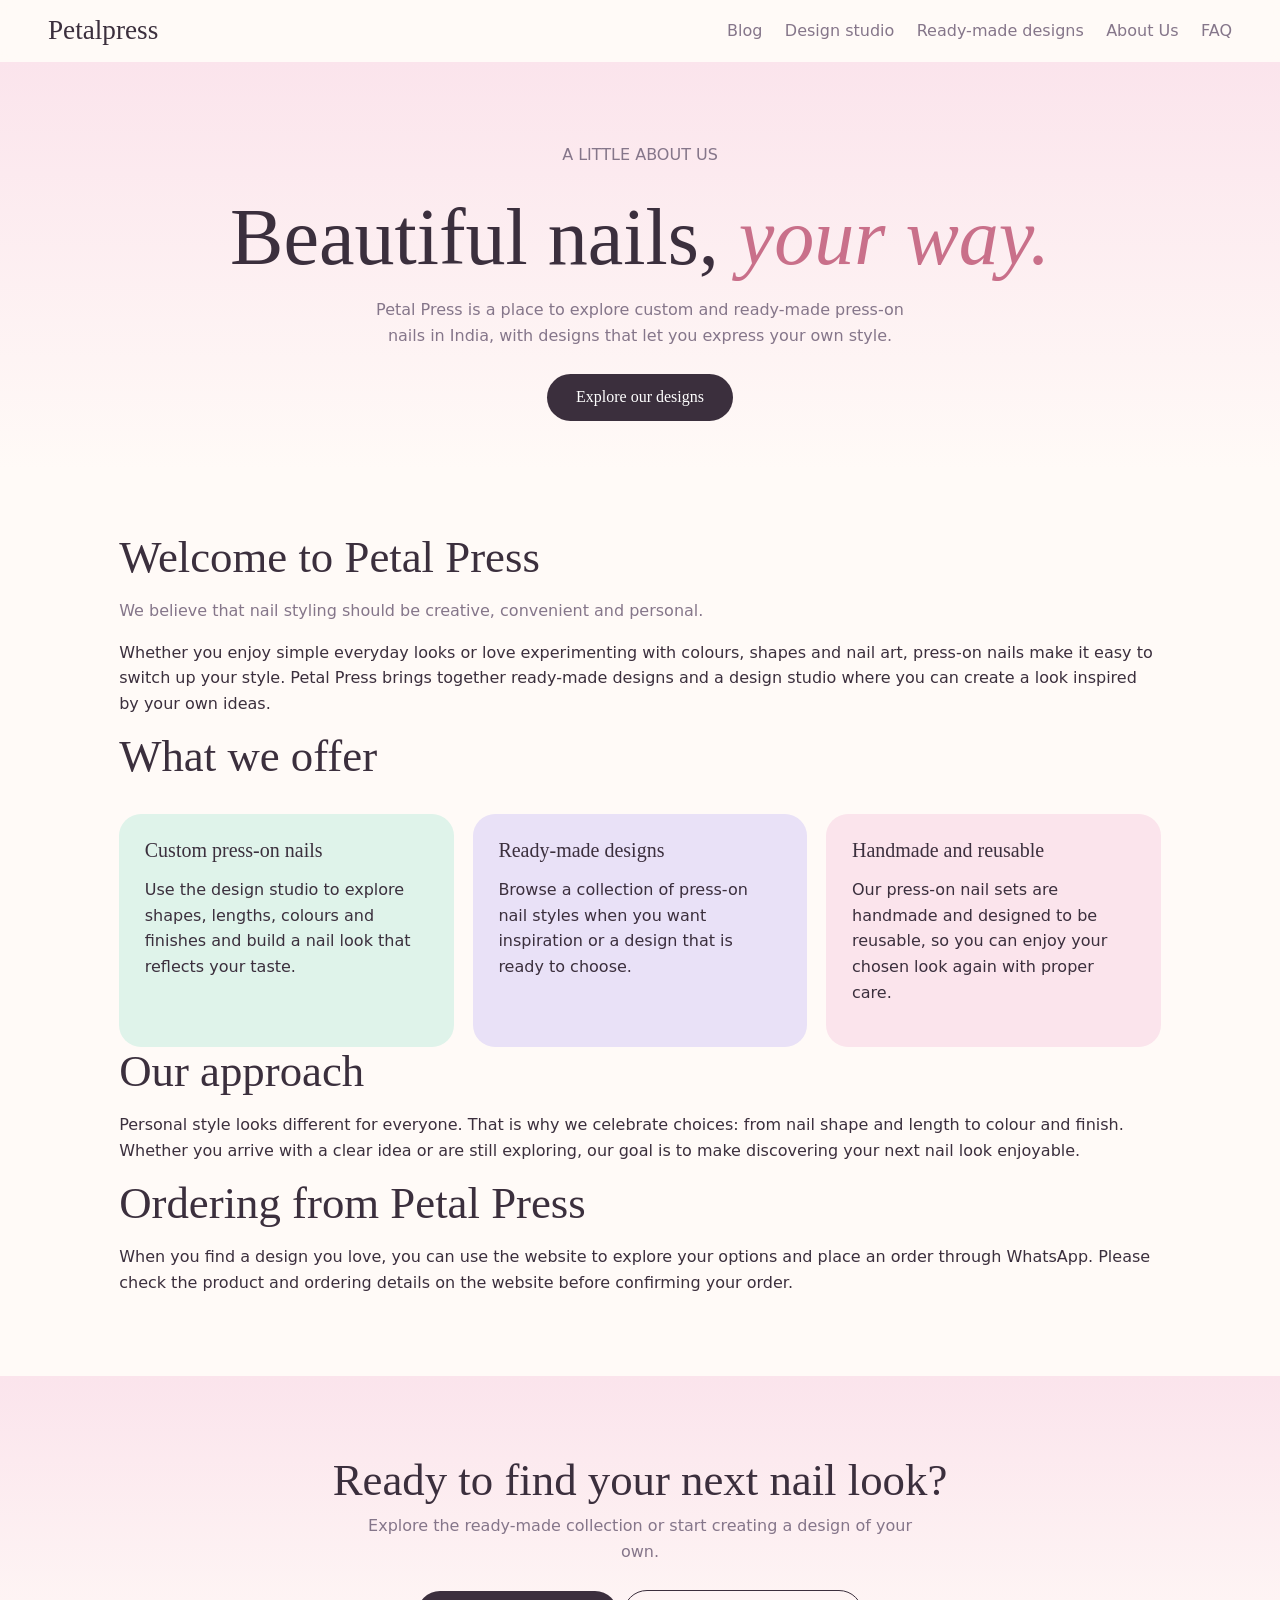
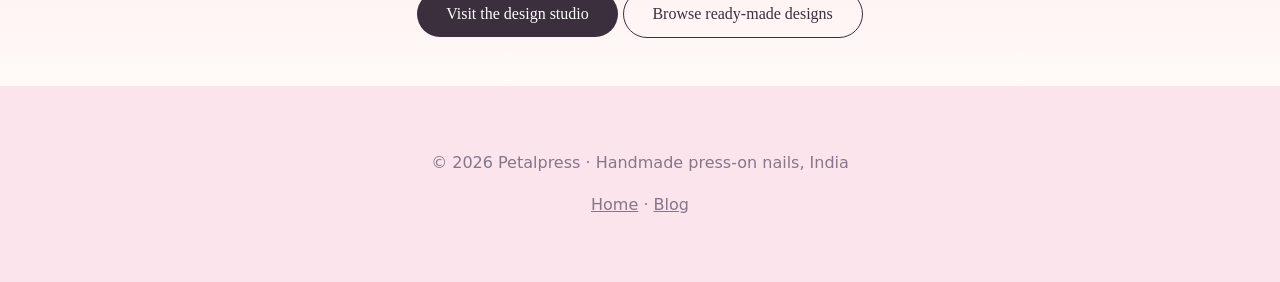
<file: about.html>
<!DOCTYPE html>
<html lang="en">
<head>
  <meta charset="UTF-8">
  <meta name="viewport" content="width=device-width, initial-scale=1.0">
  <title>About Petal Press | Custom Press-On Nails India</title>
  <meta name="description" content="Learn about Petal Press, a destination for handmade, reusable custom and ready-made press-on nails in India. Explore nail designs made for your personal style.">
  <meta name="robots" content="index, follow">
  <link rel="canonical" href="https://www.petalpressnailsindia.store/about.html">
  <meta property="og:title" content="About Petal Press | Custom Press-On Nails India">
  <meta property="og:description" content="Discover Petal Press and our love for creative, handmade and reusable press-on nail designs.">
  <meta property="og:type" content="website">
  <meta property="og:url" content="https://www.petalpressnailsindia.store/about.html">
  <link rel="stylesheet" href="/styles.css">
</head>
<body>
  <a class="skip" href="#about-content">Skip to content</a>
  <header class="top">
    <a class="logo" href="/" aria-label="Petal Press home">Petalpress</a>
    <nav aria-label="Main">
      <a href="/blog.html">Blog</a>
      <a href="/#studio">Design studio</a>
      <a href="/#designs">Ready-made designs</a>
      <a href="/about.html" aria-current="page">About Us</a>
      <a href="/#faq">FAQ</a>
    </nav>
  </header>
  <main id="about-content">
    <section class="hero">
      <p class="lead">A LITTLE ABOUT US</p>
      <h1>Beautiful nails, <em>your way.</em></h1>
      <p>Petal Press is a place to explore custom and ready-made press-on nails in India, with designs that let you express your own style.</p>
      <a class="btn" href="/#designs">Explore our designs</a>
    </section>
    <section class="why">
      <h2>Welcome to Petal Press</h2>
      <p class="lead">We believe that nail styling should be creative, convenient and personal.</p>
      <p>Whether you enjoy simple everyday looks or love experimenting with colours, shapes and nail art, press-on nails make it easy to switch up your style. Petal Press brings together ready-made designs and a design studio where you can create a look inspired by your own ideas.</p>
      <h2>What we offer</h2>
      <div class="cols">
        <article>
          <h3>Custom press-on nails</h3>
          <p>Use the design studio to explore shapes, lengths, colours and finishes and build a nail look that reflects your taste.</p>
        </article>
        <article>
          <h3>Ready-made designs</h3>
          <p>Browse a collection of press-on nail styles when you want inspiration or a design that is ready to choose.</p>
        </article>
        <article>
          <h3>Handmade and reusable</h3>
          <p>Our press-on nail sets are handmade and designed to be reusable, so you can enjoy your chosen look again with proper care.</p>
        </article>
      </div>
      <h2>Our approach</h2>
      <p>Personal style looks different for everyone. That is why we celebrate choices: from nail shape and length to colour and finish. Whether you arrive with a clear idea or are still exploring, our goal is to make discovering your next nail look enjoyable.</p>
      <h2>Ordering from Petal Press</h2>
      <p>When you find a design you love, you can use the website to explore your options and place an order through WhatsApp. Please check the product and ordering details on the website before confirming your order.</p>
    </section>
    <section class="hero">
      <h2>Ready to find your next nail look?</h2>
      <p>Explore the ready-made collection or start creating a design of your own.</p>
      <a class="btn" href="/#studio">Visit the design studio</a>
      <a class="btn ghost" href="/#designs">Browse ready-made designs</a>
    </section>
  </main>
  <footer>
    <p>© <span id="yr">2026</span> Petalpress · Handmade press-on nails, India</p>
    <p><a href="/">Home</a> · <a href="/blog.html">Blog</a></p>
  </footer>
</body>
</html>
</file>
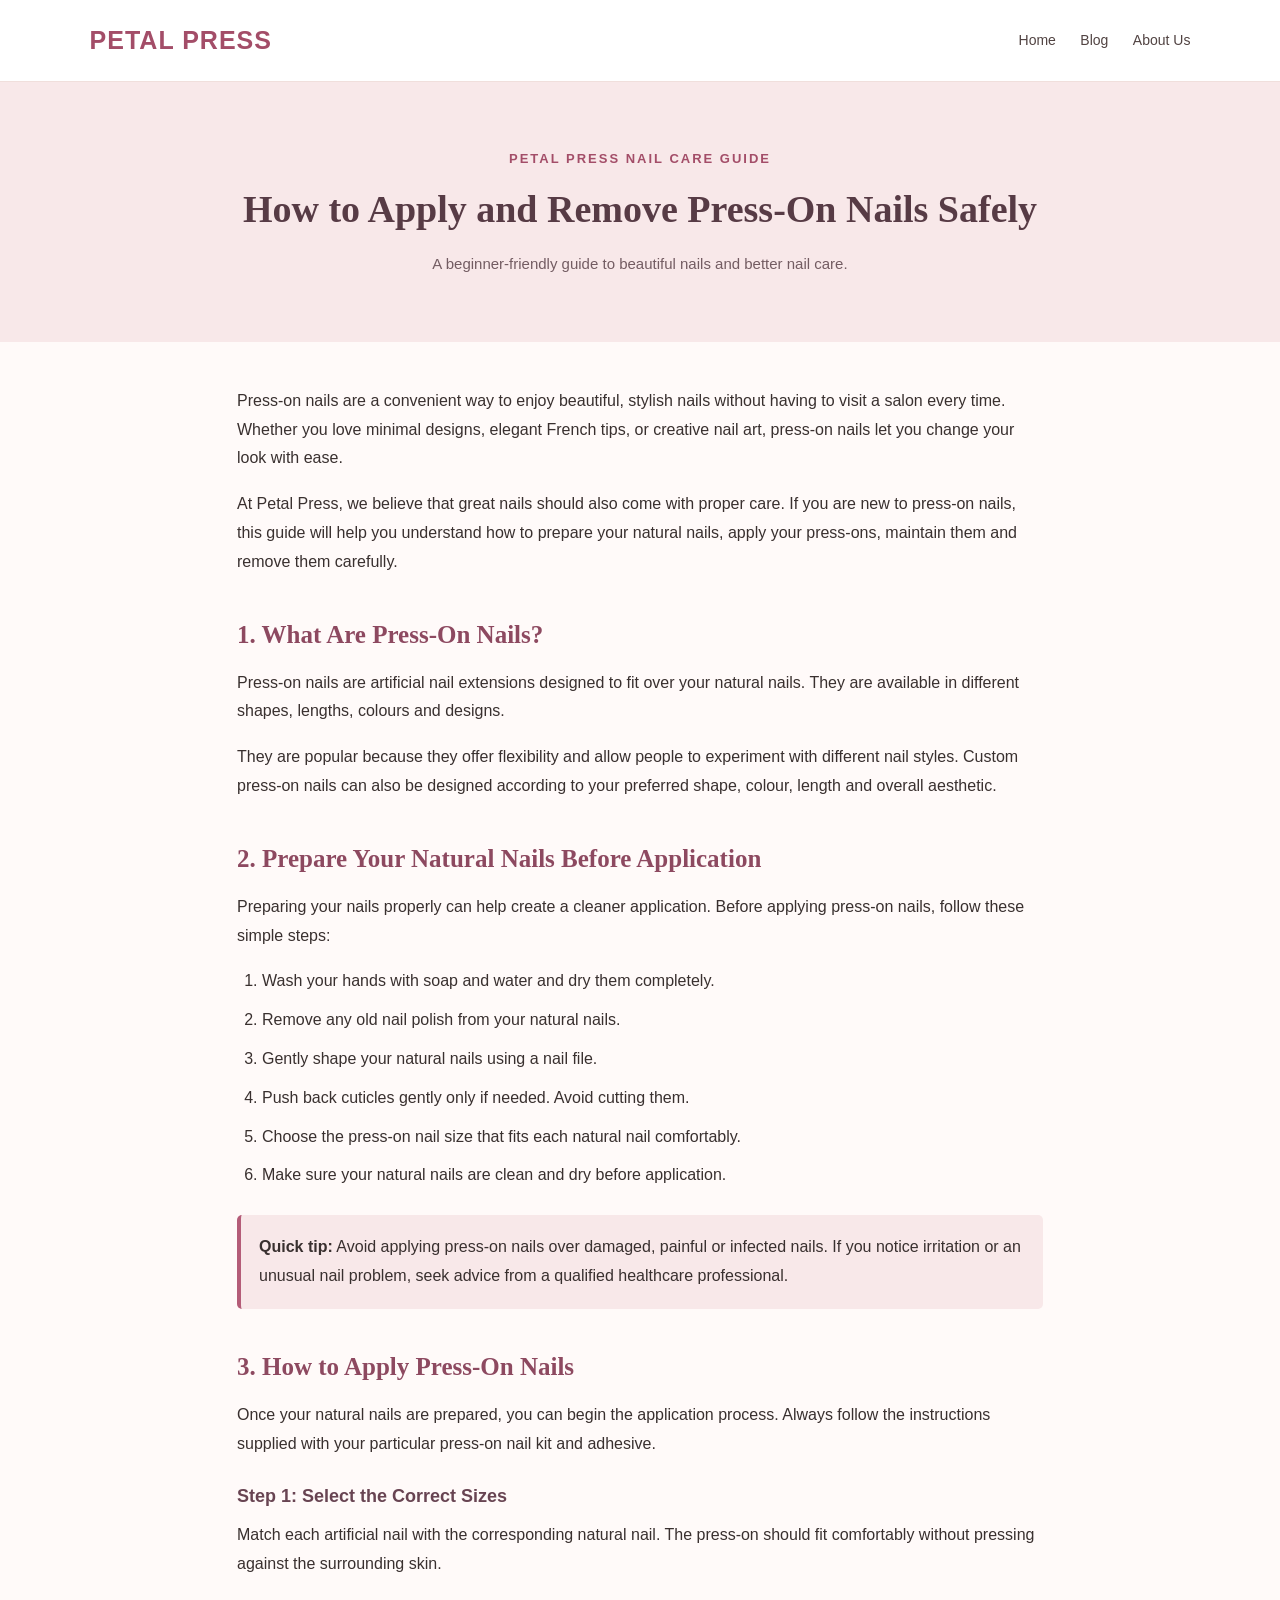
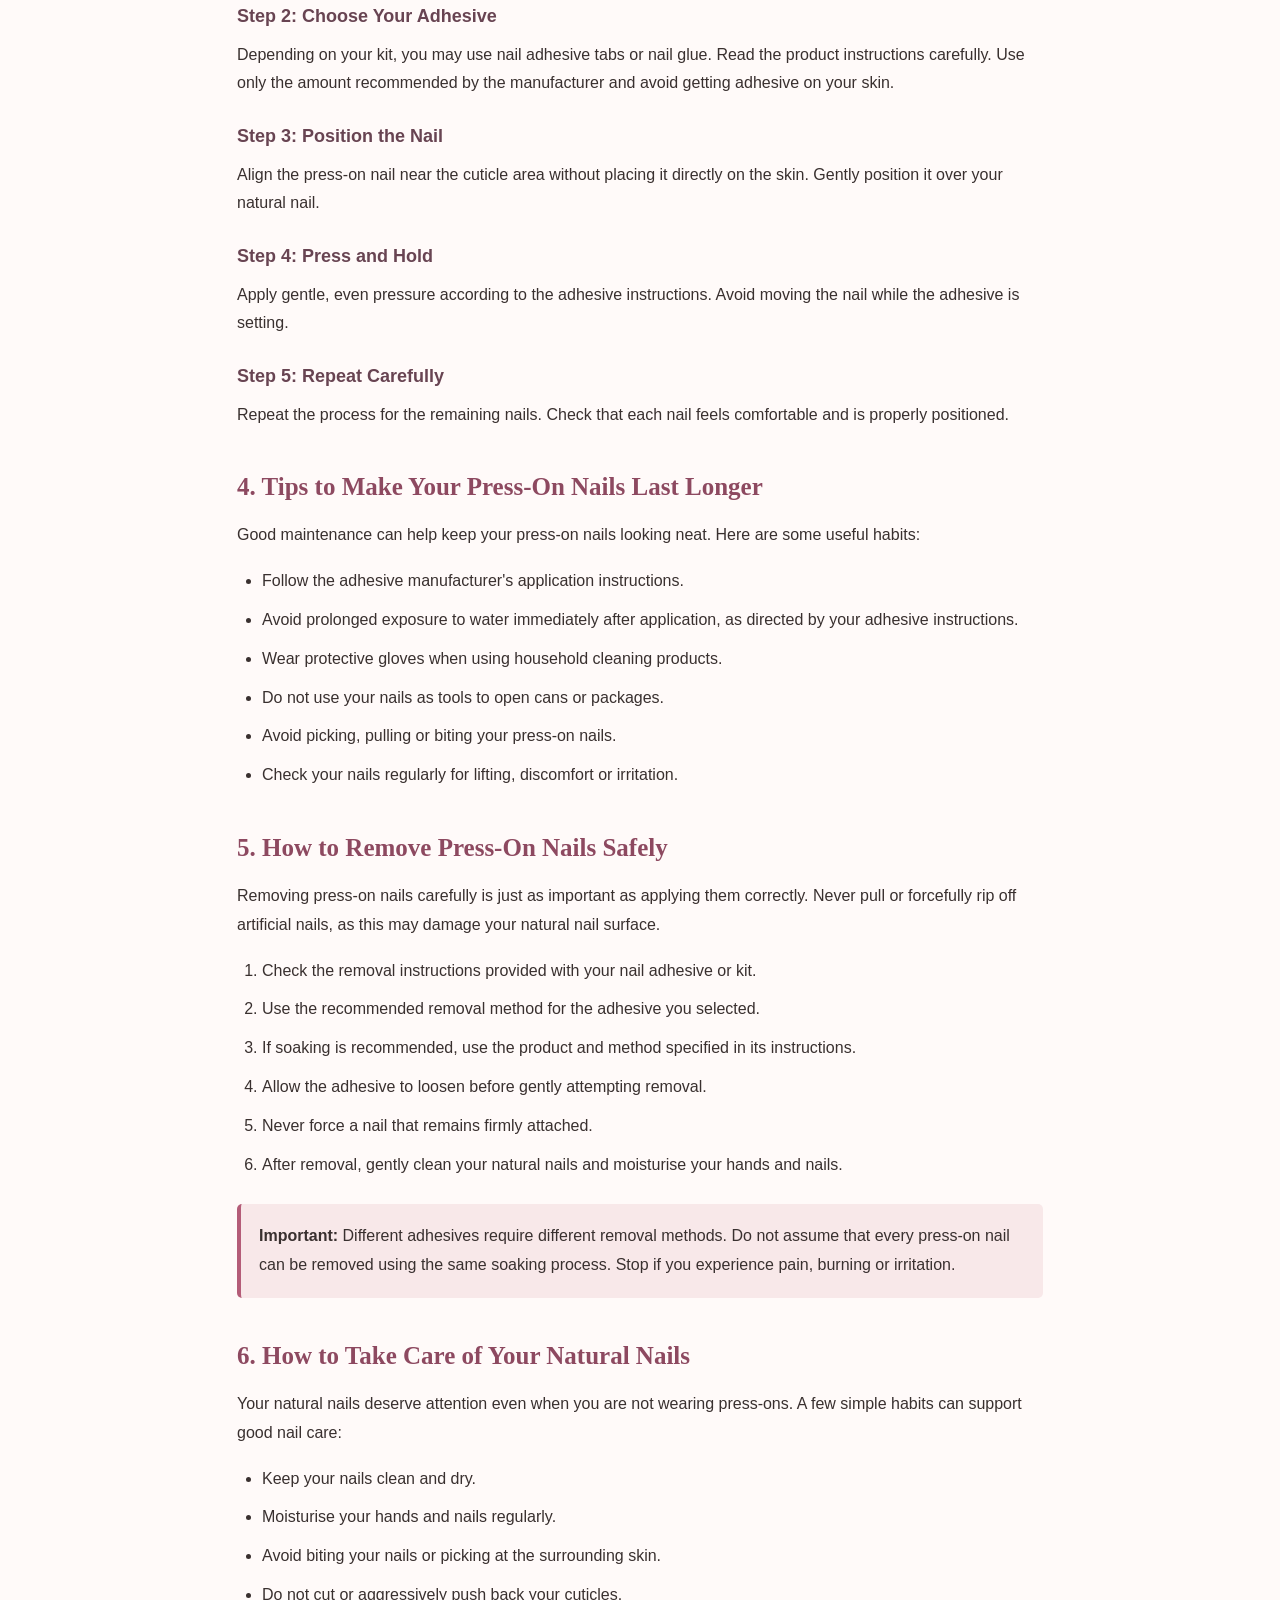
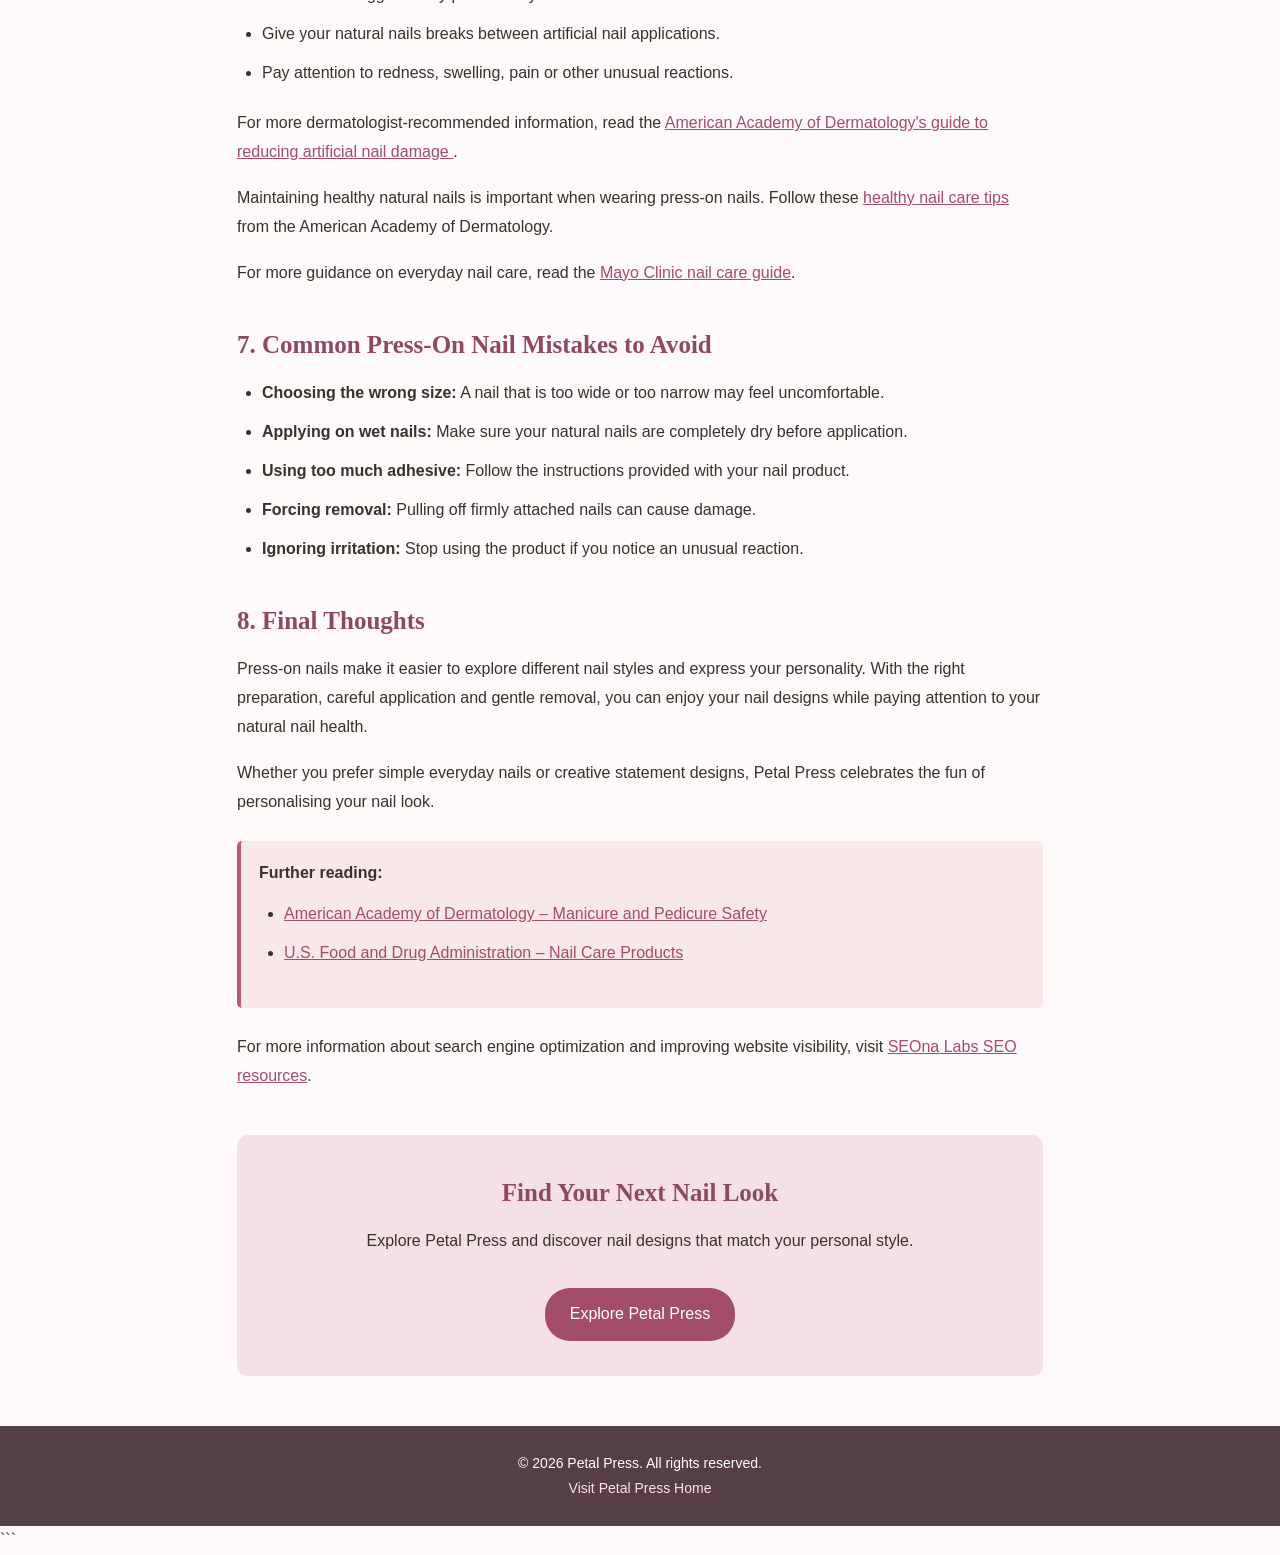
<file: blog.html>
<!DOCTYPE html>
<html lang="en">
<head>
    <meta charset="UTF-8">
    <meta name="viewport" content="width=device-width, initial-scale=1.0">

    <title>How to Apply and Remove Press-On Nails Safely | Petal Press</title>

    <meta name="description" content="Learn how to prepare your nails, apply press-on nails, make them last longer and remove them safely. Read the beginner-friendly nail care guide by Petal Press India.">

    <meta name="keywords" content="press on nails, how to apply press on nails, how to remove press on nails, press on nails India, custom press on nails, nail care tips">

    <meta name="author" content="Petal Press">

    <link rel="canonical" href="https://www.petalpressnailsindia.store/blog.html">

    <meta property="og:title" content="How to Apply and Remove Press-On Nails Safely | Petal Press">
    <meta property="og:description" content="A beginner-friendly guide to applying, maintaining and safely removing press-on nails.">
    <meta property="og:type" content="article">
    <meta property="og:url" content="https://www.petalpressnailsindia.store/blog.html">

    <style>
        * {
            margin: 0;
            padding: 0;
            box-sizing: border-box;
        }

        body {
            font-family: Arial, Helvetica, sans-serif;
            background: #fffaf9;
            color: #39302f;
            line-height: 1.8;
        }

        header {
            background: #ffffff;
            padding: 18px 7%;
            border-bottom: 1px solid #f0dfdc;
            display: flex;
            justify-content: space-between;
            align-items: center;
            flex-wrap: wrap;
            gap: 12px;
        }

        .logo {
            font-size: 25px;
            font-weight: bold;
            color: #a34d68;
            text-decoration: none;
            letter-spacing: 1px;
        }

        nav a {
            text-decoration: none;
            color: #514342;
            margin-left: 20px;
            font-size: 14px;
        }

        nav a:hover {
            color: #b45c78;
        }

        .hero {
            background: #f8e8e9;
            padding: 65px 20px;
            text-align: center;
        }

        .hero .tag {
            color: #a34d68;
            font-size: 13px;
            font-weight: bold;
            letter-spacing: 2px;
            text-transform: uppercase;
        }

        .hero h1 {
            max-width: 850px;
            margin: 15px auto;
            font-family: Georgia, serif;
            font-size: 38px;
            line-height: 1.3;
            color: #573b45;
        }

        .hero p {
            color: #735c62;
            font-size: 15px;
        }

        .article {
            max-width: 850px;
            margin: 45px auto;
            padding: 0 22px;
        }

        .article h2 {
            font-family: Georgia, serif;
            color: #8d4960;
            font-size: 25px;
            margin: 35px 0 12px;
        }

        .article h3 {
            color: #684452;
            font-size: 18px;
            margin: 22px 0 8px;
        }

        .article p {
            margin-bottom: 17px;
            font-size: 16px;
        }

        .article ul,
        .article ol {
            padding-left: 25px;
            margin: 12px 0 22px;
        }

        .article li {
            margin-bottom: 10px;
        }

        .note {
            background: #f8e8e9;
            border-left: 4px solid #b45c78;
            padding: 18px;
            margin: 25px 0;
            border-radius: 5px;
        }

        .article a {
            color: #a34d68;
            text-decoration: underline;
        }

        .cta {
            background: #f5e1e5;
            text-align: center;
            padding: 35px 20px;
            margin-top: 45px;
            border-radius: 10px;
        }

        .cta h2 {
            margin-top: 0;
        }

        .cta a {
            display: inline-block;
            margin-top: 15px;
            background: #a34d68;
            color: white;
            padding: 12px 25px;
            border-radius: 25px;
            text-decoration: none;
        }

        footer {
            background: #563e47;
            color: white;
            text-align: center;
            padding: 25px 15px;
            margin-top: 50px;
            font-size: 14px;
        }

        footer a {
            color: #ffe2e8;
            text-decoration: none;
        }

        @media (max-width: 600px) {
            header {
                justify-content: center;
                text-align: center;
            }

            nav a {
                margin: 0 7px;
                font-size: 13px;
            }

            .hero {
                padding: 45px 18px;
            }

            .hero h1 {
                font-size: 29px;
            }

            .article h2 {
                font-size: 22px;
            }
        }
    </style>
</head>

<body>

<header>
    <a class="logo" href="https://www.petalpressnailsindia.store/">
        PETAL PRESS
    </a>

   <nav>
    <a href="https://www.petalpressnailsindia.store/">Home</a>
    <a href="https://www.petalpressnailsindia.store/blog.html">Blog</a>
    <a href="https://www.petalpressnailsindia.store/about.html">About Us</a>
</nav>
</header>

<section class="hero">
    <p class="tag">PETAL PRESS NAIL CARE GUIDE</p>

    <h1>How to Apply and Remove Press-On Nails Safely</h1>

    <p>A beginner-friendly guide to beautiful nails and better nail care.</p>
</section>

<main class="article">

    <p>
        Press-on nails are a convenient way to enjoy beautiful,
        stylish nails without having to visit a salon every time.
        Whether you love minimal designs, elegant French tips,
        or creative nail art, press-on nails let you change your
        look with ease.
    </p>

    <p>
        At Petal Press, we believe that great nails should also
        come with proper care. If you are new to press-on nails,
        this guide will help you understand how to prepare your
        natural nails, apply your press-ons, maintain them and
        remove them carefully.
    </p>

    <h2>1. What Are Press-On Nails?</h2>

    <p>
        Press-on nails are artificial nail extensions designed
        to fit over your natural nails. They are available in
        different shapes, lengths, colours and designs.
    </p>

    <p>
        They are popular because they offer flexibility and allow
        people to experiment with different nail styles. Custom
        press-on nails can also be designed according to your
        preferred shape, colour, length and overall aesthetic.
    </p>

    <h2>2. Prepare Your Natural Nails Before Application</h2>

    <p>
        Preparing your nails properly can help create a cleaner
        application. Before applying press-on nails, follow
        these simple steps:
    </p>

    <ol>
        <li>Wash your hands with soap and water and dry them completely.</li>
        <li>Remove any old nail polish from your natural nails.</li>
        <li>Gently shape your natural nails using a nail file.</li>
        <li>Push back cuticles gently only if needed. Avoid cutting them.</li>
        <li>Choose the press-on nail size that fits each natural nail comfortably.</li>
        <li>Make sure your natural nails are clean and dry before application.</li>
    </ol>

    <div class="note">
        <strong>Quick tip:</strong> Avoid applying press-on nails over
        damaged, painful or infected nails. If you notice irritation
        or an unusual nail problem, seek advice from a qualified
        healthcare professional.
    </div>

    <h2>3. How to Apply Press-On Nails</h2>

    <p>
        Once your natural nails are prepared, you can begin the
        application process. Always follow the instructions
        supplied with your particular press-on nail kit and
        adhesive.
    </p>

    <h3>Step 1: Select the Correct Sizes</h3>

    <p>
        Match each artificial nail with the corresponding natural
        nail. The press-on should fit comfortably without pressing
        against the surrounding skin.
    </p>

    <h3>Step 2: Choose Your Adhesive</h3>

    <p>
        Depending on your kit, you may use nail adhesive tabs
        or nail glue. Read the product instructions carefully.
        Use only the amount recommended by the manufacturer and
        avoid getting adhesive on your skin.
    </p>

    <h3>Step 3: Position the Nail</h3>

    <p>
        Align the press-on nail near the cuticle area without
        placing it directly on the skin. Gently position it over
        your natural nail.
    </p>

    <h3>Step 4: Press and Hold</h3>

    <p>
        Apply gentle, even pressure according to the adhesive
        instructions. Avoid moving the nail while the adhesive
        is setting.
    </p>

    <h3>Step 5: Repeat Carefully</h3>

    <p>
        Repeat the process for the remaining nails. Check that
        each nail feels comfortable and is properly positioned.
    </p>

    <h2>4. Tips to Make Your Press-On Nails Last Longer</h2>

    <p>
        Good maintenance can help keep your press-on nails looking
        neat. Here are some useful habits:
    </p>

    <ul>
        <li>Follow the adhesive manufacturer's application instructions.</li>
        <li>Avoid prolonged exposure to water immediately after application, as directed by your adhesive instructions.</li>
        <li>Wear protective gloves when using household cleaning products.</li>
        <li>Do not use your nails as tools to open cans or packages.</li>
        <li>Avoid picking, pulling or biting your press-on nails.</li>
        <li>Check your nails regularly for lifting, discomfort or irritation.</li>
    </ul>

    <h2>5. How to Remove Press-On Nails Safely</h2>

    <p>
        Removing press-on nails carefully is just as important
        as applying them correctly. Never pull or forcefully
        rip off artificial nails, as this may damage your natural
        nail surface.
    </p>

    <ol>
        <li>Check the removal instructions provided with your nail adhesive or kit.</li>
        <li>Use the recommended removal method for the adhesive you selected.</li>
        <li>If soaking is recommended, use the product and method specified in its instructions.</li>
        <li>Allow the adhesive to loosen before gently attempting removal.</li>
        <li>Never force a nail that remains firmly attached.</li>
        <li>After removal, gently clean your natural nails and moisturise your hands and nails.</li>
    </ol>

    <div class="note">
        <strong>Important:</strong> Different adhesives require different
        removal methods. Do not assume that every press-on nail can
        be removed using the same soaking process. Stop if you
        experience pain, burning or irritation.
    </div>

    <h2>6. How to Take Care of Your Natural Nails</h2>

    <p>
        Your natural nails deserve attention even when you are
        not wearing press-ons. A few simple habits can support
        good nail care:
    </p>

    <ul>
        <li>Keep your nails clean and dry.</li>
        <li>Moisturise your hands and nails regularly.</li>
        <li>Avoid biting your nails or picking at the surrounding skin.</li>
        <li>Do not cut or aggressively push back your cuticles.</li>
        <li>Give your natural nails breaks between artificial nail applications.</li>
        <li>Pay attention to redness, swelling, pain or other unusual reactions.</li>
    </ul>

    <p>
        For more dermatologist-recommended information, read the
        <a href="https://www.aad.org/public/everyday-care/nail-care-secrets/basics/pedicures/reduce-artificial-nail-damage"
           target="_blank" rel="noopener noreferrer">
            American Academy of Dermatology's guide to reducing artificial nail damage 
        </a>.
    </p>
    <p>
  Maintaining healthy natural nails is important when wearing press-on nails.
  Follow these <a href="https://www.aad.org/public/everyday-care/nail-care-secrets/basics/healthy-nail-tips" target="_blank" rel="noopener noreferrer">healthy nail care tips</a>
  from the American Academy of Dermatology.
</p>

<p>
  For more guidance on everyday nail care, read the
  <a href="https://www.mayoclinic.org/healthy-lifestyle/adult-health/in-depth/nails/art-20044954" target="_blank" rel="noopener noreferrer">Mayo Clinic nail care guide</a>.
</p>

    <h2>7. Common Press-On Nail Mistakes to Avoid</h2>

    <ul>
        <li><strong>Choosing the wrong size:</strong> A nail that is too wide or too narrow may feel uncomfortable.</li>
        <li><strong>Applying on wet nails:</strong> Make sure your natural nails are completely dry before application.</li>
        <li><strong>Using too much adhesive:</strong> Follow the instructions provided with your nail product.</li>
        <li><strong>Forcing removal:</strong> Pulling off firmly attached nails can cause damage.</li>
        <li><strong>Ignoring irritation:</strong> Stop using the product if you notice an unusual reaction.</li>
    </ul>

    <h2>8. Final Thoughts</h2>

    <p>
        Press-on nails make it easier to explore different nail
        styles and express your personality. With the right
        preparation, careful application and gentle removal,
        you can enjoy your nail designs while paying attention
        to your natural nail health.
    </p>

    <p>
        Whether you prefer simple everyday nails or creative
        statement designs, Petal Press celebrates the fun of
        personalising your nail look.
    </p>

    <div class="note">
        <strong>Further reading:</strong>
        <ul>
            <li>
                <a href="https://www.aad.org/public/everyday-care/nail-care-secrets/basics/pedicures/manicure-pedicure-safety"
                   target="_blank" rel="noopener noreferrer">
                    American Academy of Dermatology – Manicure and Pedicure Safety
                </a>
            </li>
            <li>
                <a href="https://www.fda.gov/cosmetics/cosmetic-products/nail-care-products"
                   target="_blank" rel="noopener noreferrer">
                    U.S. Food and Drug Administration – Nail Care Products
                </a>
            </li>
        </ul>
    </div>
<p>
  For more information about search engine optimization and improving website visibility, visit
  <a href="https://seonalabs.com/" target="_blank" rel="noopener noreferrer">SEOna Labs SEO resources</a>.
</p>
    <section class="cta">
        <h2>Find Your Next Nail Look</h2>

        <p>
            Explore Petal Press and discover nail designs
            that match your personal style.
        </p>

        <a href="https://www.petalpressnailsindia.store/">
            Explore Petal Press
        </a>
    </section>

</main>

<footer>
    <p>© 2026 Petal Press. All rights reserved.</p>
    <p>
        <a href="https://www.petalpressnailsindia.store/">Visit Petal Press Home</a>
    </p>
</footer>

</body>
</html>
```
</file>
<file: styles.css>
/* :root{--cream:#fffaf7;--blush:#fbe4ec;--lav:#e9e1f7;--mint:#dff3ea;--rose:#c9708a;--ink:#3b2f3d;--mute:#85768a;--r:22px}
*{box-sizing:border-box}html{scroll-behavior:smooth}
body{margin:0;background:var(--cream);color:var(--ink);font:400 1rem/1.6 Figtree,system-ui,sans-serif}
h1,h2,h3,.logo{font-family:Fraunces,Georgia,serif;font-weight:300;line-height:1.1}
h1{font-size:clamp(2.6rem,7vw,5rem);margin:0 0 1rem}h1 em{color:var(--rose)}
h2{font-size:clamp(1.9rem,4vw,2.8rem);margin:0 0 .5rem}h3{font-size:1.25rem;margin:1.6rem 0 .6rem}
h3 small{font:400 .8rem Figtree;color:var(--mute);margin-left:.6rem}
a{color:inherit}.skip{position:absolute;left:-999px}.skip:focus{left:1rem;top:1rem;background:#fff;padding:.5rem;z-index:99}
:focus-visible{outline:3px solid var(--rose);outline-offset:3px}
.top{display:flex;align-items:center;gap:1.5rem;padding:1rem clamp(1rem,4vw,3rem);position:sticky;top:0;background:#fffaf7e6;backdrop-filter:blur(8px);z-index:20}
.logo{font-size:1.7rem;text-decoration:none;margin-right:auto}.top nav{display:flex;gap:1.4rem}.top nav a{text-decoration:none;color:var(--mute)}
.bagbtn{border:1px solid var(--ink);background:none;border-radius:99px;padding:.4rem 1rem;cursor:pointer;font:inherit}.bagbtn b{background:var(--rose);color:#fff;border-radius:99px;padding:0 .5rem;margin-left:.3rem}
.hero{text-align:center;padding:5rem 1.2rem 3rem;background:linear-gradient(180deg,var(--blush),var(--cream))}
.hero p{max-width:34rem;margin:0 auto 1.6rem;color:var(--mute)}
.hero-nails{display:flex;justify-content:center;gap:.7rem;margin-top:3rem}
.btn{display:inline-block;border:0;border-radius:99px;background:var(--ink);color:#fff;padding:.9rem 1.8rem;font:500 1rem Figtree;cursor:pointer;text-decoration:none;transition:transform .2s}
.btn:hover{transform:translateY(-2px)}.btn.ghost{background:transparent;color:var(--ink);border:1px solid var(--ink)}.btn.wa{background:#25a15a;width:100%}
.link{background:none;border:0;color:var(--rose);cursor:pointer;font:inherit;padding:.5rem 0}
.studio,.why,.faq{max-width:1080px;margin:0 auto;padding:4rem 1.2rem}.lead{color:var(--mute)}
.routes{display:grid;grid-template-columns:repeat(auto-fit,minmax(260px,1fr));gap:1.2rem;margin:2rem 0}
.route{border:2px solid transparent;border-radius:var(--r);padding:2rem;text-align:left;cursor:pointer;font:inherit;display:grid;gap:.3rem;transition:.25s}
.route:nth-child(1){background:var(--lav)}.route:nth-child(2){background:var(--mint)}
.route:hover,.route.on{border-color:var(--ink);transform:translateY(-3px)}.route .ic{font-size:2rem}.route strong{font:300 1.6rem Fraunces,serif}.route small{color:var(--mute)}
.panel{display:grid;gap:1rem;max-width:560px;margin:0 auto}
.drop{display:grid;gap:.5rem;place-items:center;text-align:center;padding:3rem 1rem;border:2px dashed var(--rose);border-radius:var(--r);background:var(--blush);cursor:pointer}
.drop.over{background:var(--lav)}.big{font:300 1.8rem Fraunces,serif}.drop small{color:var(--mute)}
.polaroid{margin:0 auto;background:#fff;padding:.8rem .8rem 1rem;box-shadow:0 10px 30px #3b2f3d26;transform:rotate(-3deg);max-width:260px;animation:pop .4s}
.polaroid img{width:100%;aspect-ratio:1;object-fit:cover;display:block}.polaroid figcaption{text-align:center;font:italic 300 1.1rem Fraunces,serif;margin-top:.7rem}
@keyframes pop{from{transform:rotate(6deg) scale(.85);opacity:0}}
.lbl{font:300 1.3rem Fraunces,serif}
textarea{width:100%;border:1px solid #d9cfdc;border-radius:16px;padding:1rem;font:inherit;background:#fff;resize:vertical}
.builder{display:grid;grid-template-columns:1.1fr 1fr;gap:3rem;align-items:start}
.opts{display:grid;grid-template-columns:repeat(4,1fr);gap:.6rem}
.opt,.chip{border:1.5px solid #e4d9e6;background:#fff;border-radius:16px;cursor:pointer;font:inherit;color:inherit;transition:.2s}
.opt{padding:.8rem .3rem;display:grid;gap:.4rem;place-items:center;align-items:end;font-size:.85rem}
.chips{display:flex;flex-wrap:wrap;gap:.5rem}.chip{padding:.5rem 1rem;border-radius:99px}
.opt:hover,.chip:hover{border-color:var(--rose)}.opt.on,.chip.on{background:var(--ink);color:#fff;border-color:var(--ink)}
.sw{display:flex;flex-wrap:wrap;gap:.6rem;align-items:center}
.sw button{width:38px;height:38px;border-radius:50%;border:2px solid #fff;box-shadow:0 0 0 1px #d9cfdc;cursor:pointer}.sw button.on{box-shadow:0 0 0 3px var(--ink)}
.sw label{font-size:.9rem;color:var(--rose);cursor:pointer}.sw input{width:0;height:0;opacity:0;position:absolute}
.preview{position:sticky;top:5rem;background:var(--blush);border-radius:28px;padding:1.5rem;display:grid;gap:1rem}.preview h3{margin:0}.hint{margin:0;color:var(--mute);font-size:.9rem}
#canvas{display:grid;gap:1rem}.hand{display:flex;justify-content:center;gap:.5rem;align-items:flex-end}
.fin{background:none;border:0;cursor:pointer;display:grid;gap:.2rem;place-items:center;font-size:.65rem;color:var(--mute);padding:.2rem;border-radius:12px}
.fin.sel{background:#fff;box-shadow:0 0 0 2px var(--rose)}.fin .h{color:var(--rose);font-size:.9rem}
.nail{--w:36px;--h:54px;position:relative;display:block;width:var(--w);height:var(--h);background-color:var(--c);overflow:hidden;box-shadow:inset 0 -3px 6px #0000001a;transition:.3s}
.l-Short{--h:44px}.l-Medium{--h:60px}.l-Long{--h:80px}
.s-Round{border-radius:50% 50% 14px 14px/42% 42% 14px 14px}.s-Almond{border-radius:50% 50% 30% 30%/70% 70% 30% 30%}
.s-Coffin{clip-path:polygon(16% 0,84% 0,100% 100%,0 100%);border-radius:0}.s-Square{border-radius:4px 4px 12px 12px}
.big-n .nail{--w:44px}
.f-Glossy{background-image:linear-gradient(115deg,#ffffff99 0 16%,transparent 32%)}
.f-Matte{filter:saturate(.8)}
.f-Chrome{background-image:linear-gradient(120deg,#fffc,#a8a8c040 40%,#fffc 60%,#9696b44d)}
.f-Velvet{background-image:radial-gradient(#ffffff55 1px,transparent 1.6px);background-size:4px 4px}
.f-Pearl{background-image:linear-gradient(135deg,#fff9,#ffd8ee55,#d8e8ff88)}
.f-Glazed{background-image:radial-gradient(circle at 30% 20%,#fffc,transparent 60%)}
.d{position:absolute;inset:0;display:grid;place-items:center;font-style:normal;color:#fff;font-size:1rem;text-shadow:0 0 3px #0003}
.d-French{background:linear-gradient(#fff 0 24%,transparent 26%);border-radius:inherit}
.d-Aura{background:radial-gradient(circle at 50% 70%,#ff9fcc,#b9a2ff80 55%,transparent 75%)}
.d-Glitter{background:radial-gradient(#fff 1px,transparent 1.5px) 0 0/7px 7px,radial-gradient(#ffe6a8 1px,transparent 1.5px) 3px 3px/9px 9px}
.d-Chrome{background:linear-gradient(100deg,transparent 30%,#fffb 45%,transparent 60%)}
.summary{background:#fff;border-radius:18px;padding:1rem 1.2rem;font-size:.95rem}
.summary h4{font:300 1.2rem Fraunces,serif;margin:0 0 .4rem;text-align:center}.summary div{display:flex;justify-content:space-between;padding:.15rem 0}.summary span{color:var(--mute)}
.surprise{background:var(--lav);border-radius:18px;padding:1rem;display:grid;gap:.6rem}.surprise .row{display:flex;gap:.5rem;flex-wrap:wrap}
.cols{display:grid;grid-template-columns:repeat(auto-fit,minmax(240px,1fr));gap:1.2rem;margin-top:2rem}
.cols article{background:var(--mint);border-radius:var(--r);padding:1.6rem}.cols article:nth-child(2){background:var(--lav)}.cols article:nth-child(3){background:var(--blush)}.cols h3{margin-top:0}
.faq{max-width:720px}details{border-bottom:1px solid #e4d9e6;padding:1rem 0}summary{cursor:pointer;font:300 1.25rem Fraunces,serif}
footer{text-align:center;padding:3rem 1rem;color:var(--mute);background:var(--blush)}
.drawer{position:fixed;right:0;top:0;bottom:0;width:min(400px,100%);background:#fff;z-index:50;padding:1.2rem;box-shadow:-10px 0 40px #0003;display:flex;flex-direction:column;gap:.8rem;overflow:auto}
.drawer[hidden]{display:none}.drawer header{display:flex;justify-content:space-between}.drawer header button{background:none;border:0;font-size:1.3rem;cursor:pointer}
.item{background:var(--cream);border-radius:14px;padding:.8rem;font-size:.9rem;display:grid;gap:.2rem}.item button{justify-self:end;background:none;border:0;color:var(--rose);cursor:pointer}
.total{display:flex;justify-content:space-between;font-size:1.2rem}
@media(max-width:820px){.builder{grid-template-columns:1fr}.preview{position:static}.top nav{display:none}}
@media(prefers-reduced-motion:reduce){*{transition:none!important;animation:none!important;scroll-behavior:auto}} */

:root{--cream:#fffaf7;--blush:#fbe4ec;--lav:#e9e1f7;--mint:#dff3ea;--rose:#c9708a;--ink:#3b2f3d;--mute:#85768a;--r:22px}
*{box-sizing:border-box}html{scroll-behavior:smooth}
body{margin:0;background:var(--cream);color:var(--ink);font:400 1rem/1.6 Figtree,system-ui,sans-serif}
h1,h2,h3,.logo{font-family:Fraunces,Georgia,serif;font-weight:300;line-height:1.1}
h1{font-size:clamp(2.6rem,7vw,5rem);margin:0 0 1rem}h1 em{color:var(--rose)}
h2{font-size:clamp(1.9rem,4vw,2.8rem);margin:0 0 .5rem}h3{font-size:1.25rem;margin:1.6rem 0 .6rem}
h3 small{font:400 .8rem Figtree;color:var(--mute);margin-left:.6rem}
a{color:inherit}.skip{position:absolute;left:-999px}.skip:focus{left:1rem;top:1rem;background:#fff;padding:.5rem;z-index:99}
:focus-visible{outline:3px solid var(--rose);outline-offset:3px}
.top{display:flex;align-items:center;gap:1.5rem;padding:1rem clamp(1rem,4vw,3rem);position:sticky;top:0;background:#fffaf7e6;backdrop-filter:blur(8px);z-index:20}
.logo{font-size:1.7rem;text-decoration:none;margin-right:auto}.top nav{display:flex;gap:1.4rem}.top nav a{text-decoration:none;color:var(--mute)}
.bagbtn{border:1px solid var(--ink);background:none;border-radius:99px;padding:.4rem 1rem;cursor:pointer;font:inherit}.bagbtn b{background:var(--rose);color:#fff;border-radius:99px;padding:0 .5rem;margin-left:.3rem}
.hero{text-align:center;padding:5rem 1.2rem 3rem;background:linear-gradient(180deg,var(--blush),var(--cream))}
.hero p{max-width:34rem;margin:0 auto 1.6rem;color:var(--mute)}
.hero-nails{display:flex;justify-content:center;gap:.7rem;margin-top:3rem}
.btn{display:inline-block;border:0;border-radius:99px;background:var(--ink);color:#fff;padding:.9rem 1.8rem;font:500 1rem Figtree;cursor:pointer;text-decoration:none;transition:transform .2s}
.btn:hover{transform:translateY(-2px)}.btn.ghost{background:transparent;color:var(--ink);border:1px solid var(--ink)}.btn.wa{background:#25a15a;width:100%}
.link{background:none;border:0;color:var(--rose);cursor:pointer;font:inherit;padding:.5rem 0}
.studio,.why,.faq{max-width:1080px;margin:0 auto;padding:4rem 1.2rem}.lead{color:var(--mute)}
.routes{display:grid;grid-template-columns:repeat(auto-fit,minmax(260px,1fr));gap:1.2rem;margin:2rem 0}
.route{border:2px solid transparent;border-radius:var(--r);padding:2rem;text-align:left;cursor:pointer;font:inherit;display:grid;gap:.3rem;transition:.25s}
.route:nth-child(1){background:var(--lav)}.route:nth-child(2){background:var(--mint)}
.route:hover,.route.on{border-color:var(--ink);transform:translateY(-3px)}.route .ic{font-size:2rem}.route strong{font:300 1.6rem Fraunces,serif}.route small{color:var(--mute)}
.panel{display:grid;gap:1rem;max-width:560px;margin:0 auto}
.drop{display:grid;gap:.5rem;place-items:center;text-align:center;padding:3rem 1rem;border:2px dashed var(--rose);border-radius:var(--r);background:var(--blush);cursor:pointer}
.drop.over{background:var(--lav)}.big{font:300 1.8rem Fraunces,serif}.drop small{color:var(--mute)}
.polaroid{margin:0 auto;background:#fff;padding:.8rem .8rem 1rem;box-shadow:0 10px 30px #3b2f3d26;transform:rotate(-3deg);max-width:260px;animation:pop .4s}
.polaroid img{width:100%;aspect-ratio:1;object-fit:cover;display:block}.polaroid figcaption{text-align:center;font:italic 300 1.1rem Fraunces,serif;margin-top:.7rem}
@keyframes pop{from{transform:rotate(6deg) scale(.85);opacity:0}}
.lbl{font:300 1.3rem Fraunces,serif}
textarea{width:100%;border:1px solid #d9cfdc;border-radius:16px;padding:1rem;font:inherit;background:#fff;resize:vertical}
.builder{display:grid;grid-template-columns:1.1fr 1fr;gap:3rem;align-items:start}
.opts{display:grid;grid-template-columns:repeat(4,1fr);gap:.6rem}
.opt,.chip{border:1.5px solid #e4d9e6;background:#fff;border-radius:16px;cursor:pointer;font:inherit;color:inherit;transition:.2s}
.opt{padding:.8rem .3rem;display:grid;gap:.4rem;place-items:center;align-items:end;font-size:.85rem}
.chips{display:flex;flex-wrap:wrap;gap:.5rem}.chip{padding:.5rem 1rem;border-radius:99px}
.opt:hover,.chip:hover{border-color:var(--rose)}.opt.on,.chip.on{background:var(--ink);color:#fff;border-color:var(--ink)}
.sw{display:flex;flex-wrap:wrap;gap:.6rem;align-items:center}
.sw button{width:38px;height:38px;border-radius:50%;border:2px solid #fff;box-shadow:0 0 0 1px #d9cfdc;cursor:pointer}.sw button.on{box-shadow:0 0 0 3px var(--ink)}
.sw label{font-size:.9rem;color:var(--rose);cursor:pointer}.sw input{width:0;height:0;opacity:0;position:absolute}
.preview{position:sticky;top:5rem;background:var(--blush);border-radius:28px;padding:1.5rem;display:grid;gap:1rem}.preview h3{margin:0}.hint{margin:0;color:var(--mute);font-size:.9rem}
#canvas{display:grid;gap:1rem}.hand{display:flex;justify-content:center;gap:.5rem;align-items:flex-end}
.fin{background:none;border:0;cursor:pointer;display:grid;gap:.2rem;place-items:center;font-size:.65rem;color:var(--mute);padding:.2rem;border-radius:12px}
.fin.sel{background:#fff;box-shadow:0 0 0 2px var(--rose)}.fin .h{color:var(--rose);font-size:.9rem}
.nail{--w:36px;--h:54px;position:relative;display:block;width:var(--w);height:var(--h);background-color:var(--c);overflow:hidden;box-shadow:inset 0 -3px 6px #0000001a;transition:.3s}
.l-Short{--h:44px}.l-Medium{--h:60px}.l-Long{--h:80px}
.s-Round{border-radius:50% 50% 14px 14px/42% 42% 14px 14px}.s-Almond{border-radius:50% 50% 30% 30%/70% 70% 30% 30%}
.s-Coffin{clip-path:polygon(16% 0,84% 0,100% 100%,0 100%);border-radius:0}.s-Square{border-radius:4px 4px 12px 12px}
.big-n .nail{--w:44px}
.f-Glossy{background-image:linear-gradient(115deg,#ffffff99 0 16%,transparent 32%)}
.f-Matte{filter:saturate(.8)}
.f-Chrome{background-image:linear-gradient(120deg,#fffc,#a8a8c040 40%,#fffc 60%,#9696b44d)}
.f-Velvet{background-image:radial-gradient(#ffffff55 1px,transparent 1.6px);background-size:4px 4px}
.f-Pearl{background-image:linear-gradient(135deg,#fff9,#ffd8ee55,#d8e8ff88)}
.f-Glazed{background-image:radial-gradient(circle at 30% 20%,#fffc,transparent 60%)}
.d{position:absolute;inset:0;display:grid;place-items:center;font-style:normal;color:#fff;font-size:1rem;text-shadow:0 0 3px #0003}
.d-French{background:linear-gradient(#fff 0 24%,transparent 26%);border-radius:inherit}
.d-Aura{background:radial-gradient(circle at 50% 70%,#ff9fcc,#b9a2ff80 55%,transparent 75%)}
.d-Glitter{background:radial-gradient(#fff 1px,transparent 1.5px) 0 0/7px 7px,radial-gradient(#ffe6a8 1px,transparent 1.5px) 3px 3px/9px 9px}
.d-Chrome{background:linear-gradient(100deg,transparent 30%,#fffb 45%,transparent 60%)}
.summary{background:#fff;border-radius:18px;padding:1rem 1.2rem;font-size:.95rem}
.summary h4{font:300 1.2rem Fraunces,serif;margin:0 0 .4rem;text-align:center}.summary div{display:flex;justify-content:space-between;padding:.15rem 0}.summary span{color:var(--mute)}
.surprise{background:var(--lav);border-radius:18px;padding:1rem;display:grid;gap:.6rem}.surprise .row{display:flex;gap:.5rem;flex-wrap:wrap}
.cols{display:grid;grid-template-columns:repeat(auto-fit,minmax(240px,1fr));gap:1.2rem;margin-top:2rem}
.cols article{background:var(--mint);border-radius:var(--r);padding:1.6rem}.cols article:nth-child(2){background:var(--lav)}.cols article:nth-child(3){background:var(--blush)}.cols h3{margin-top:0}
.faq{max-width:720px}details{border-bottom:1px solid #e4d9e6;padding:1rem 0}summary{cursor:pointer;font:300 1.25rem Fraunces,serif}
footer{text-align:center;padding:3rem 1rem;color:var(--mute);background:var(--blush)}
.drawer{position:fixed;right:0;top:0;bottom:0;width:min(400px,100%);background:#fff;z-index:50;padding:1.2rem;box-shadow:-10px 0 40px #0003;display:flex;flex-direction:column;gap:.8rem;overflow:auto}
.drawer[hidden]{display:none}.drawer header{display:flex;justify-content:space-between}.drawer header button{background:none;border:0;font-size:1.3rem;cursor:pointer}
.item{background:var(--cream);border-radius:14px;padding:.8rem;font-size:.9rem;display:grid;gap:.2rem}.item button{justify-self:end;background:none;border:0;color:var(--rose);cursor:pointer}
.total{display:flex;justify-content:space-between;font-size:1.2rem}
@media(max-width:820px){.builder{grid-template-columns:1fr}.preview{position:static}.top nav{display:none}}
@media(prefers-reduced-motion:reduce){*{transition:none!important;animation:none!important;scroll-behavior:auto}}

.designs{max-width:1080px;margin:0 auto;padding:4rem 1.2rem;background:none}
.catnav{display:flex;flex-wrap:wrap;gap:.5rem;margin:1.4rem 0 .5rem;position:sticky;top:3.6rem;z-index:10;padding:.5rem 0;background:#fffaf7e6}
.catnav .chip{text-decoration:none}.cat{padding-top:2rem;scroll-margin-top:7rem}
.grid{display:grid;grid-template-columns:repeat(auto-fill,minmax(250px,1fr));gap:1.2rem;margin-top:1rem}
.card{border-radius:var(--r);padding:1.4rem;display:grid;gap:.3rem;background:var(--blush)}
.cat:nth-of-type(3n+2) .card{background:var(--lav)}.cat:nth-of-type(3n+3) .card{background:var(--mint)}
.card .strip{display:flex;gap:.3rem;justify-content:center;align-items:flex-end;background:#fff8;border-radius:16px;padding:1rem .5rem;margin-bottom:.5rem}
.card .nail{--w:30px}.card h4{font:300 1.35rem Fraunces,serif;margin:0}.card p{margin:0;font-size:.92rem}
.card .meta{color:var(--mute);font-size:.82rem}.price{font-weight:600;margin-top:.3rem!important}
.card .row{display:flex;gap:.5rem;margin-top:.6rem}.card .btn{padding:.6rem 1rem;font-size:.88rem}
</file>
